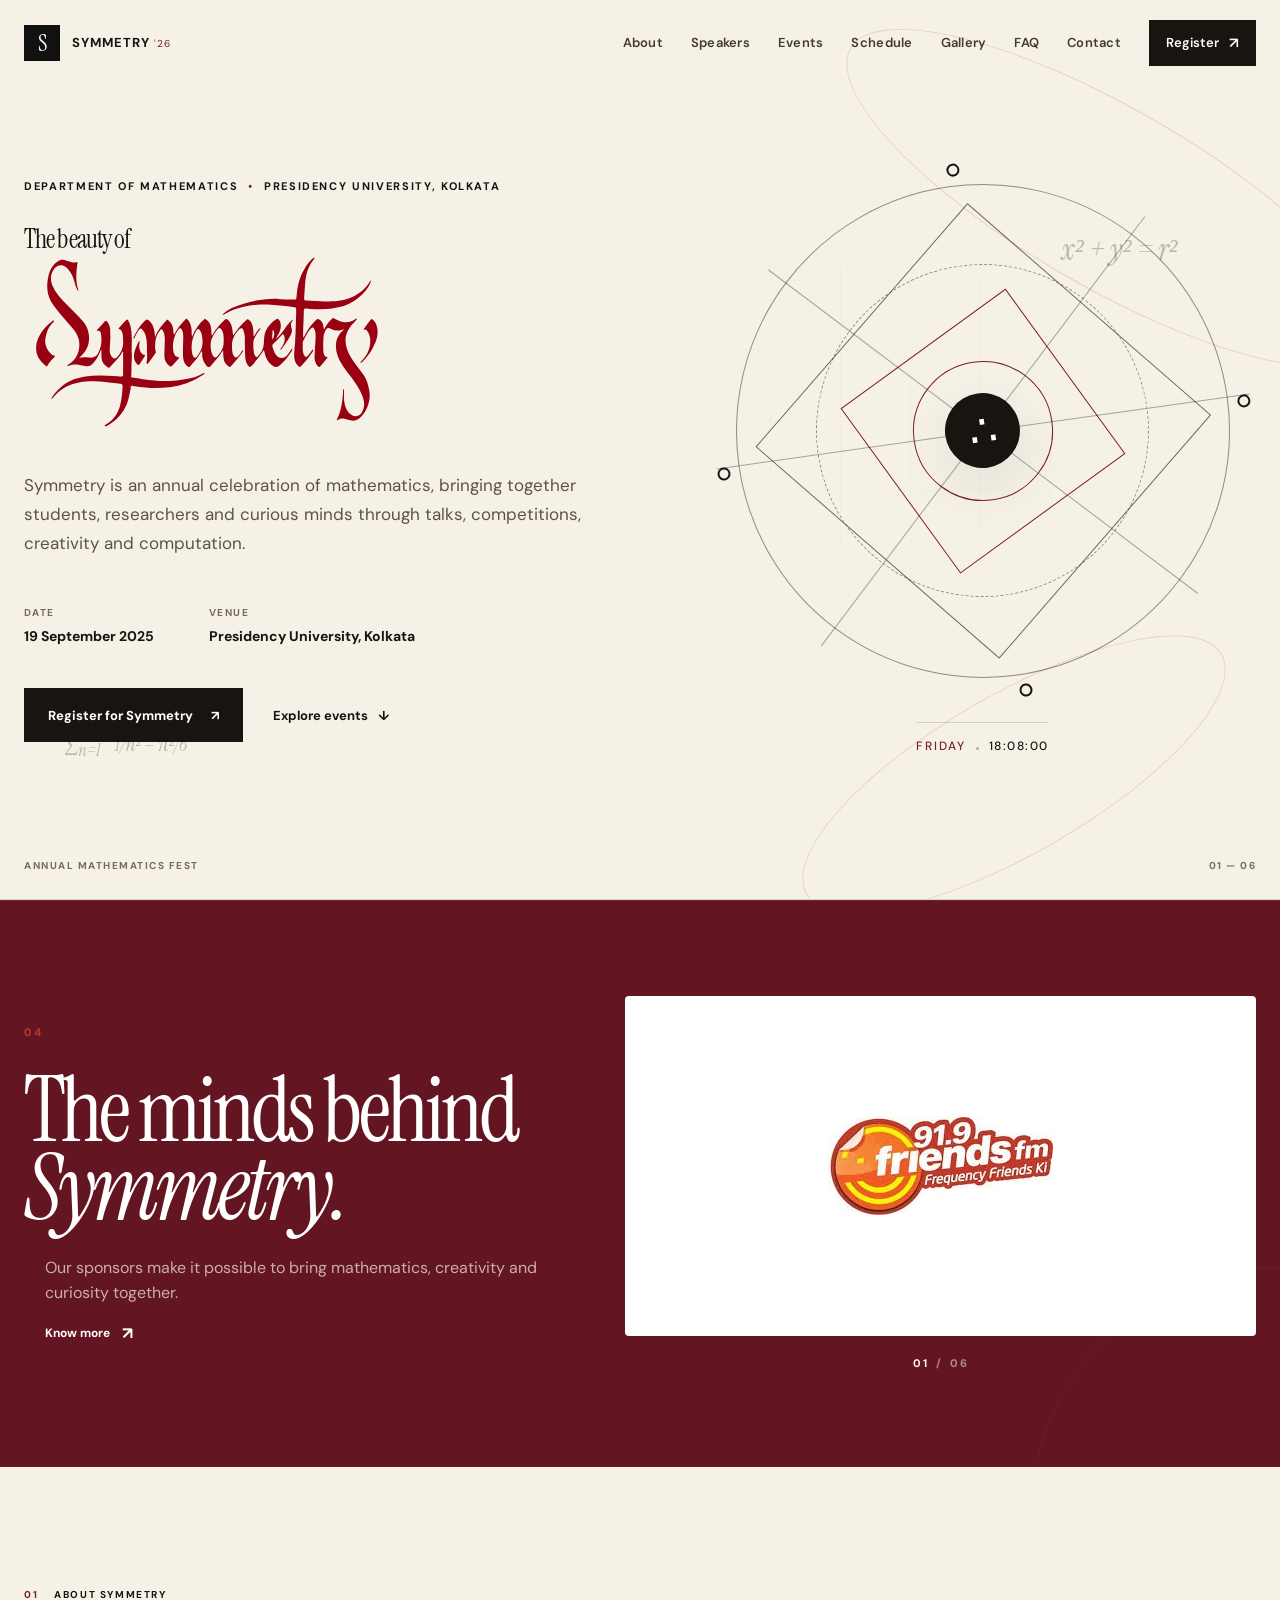
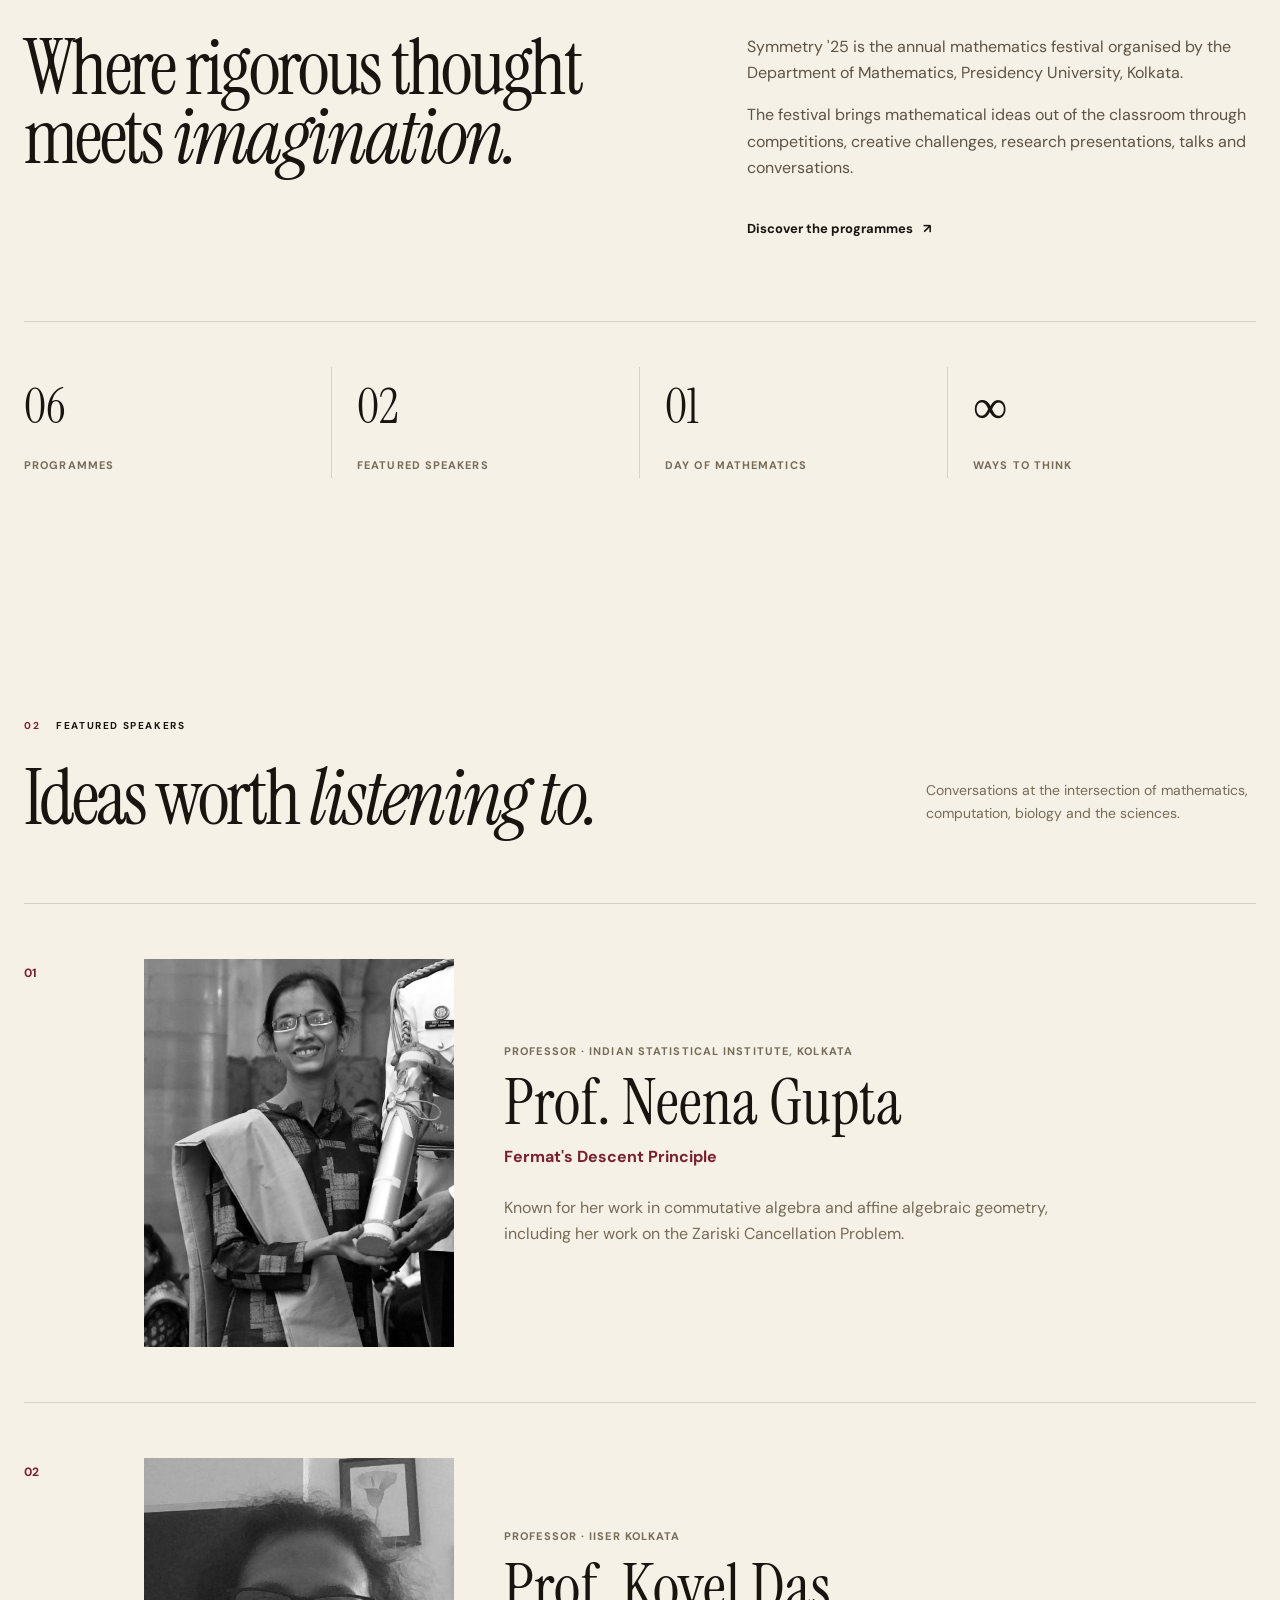
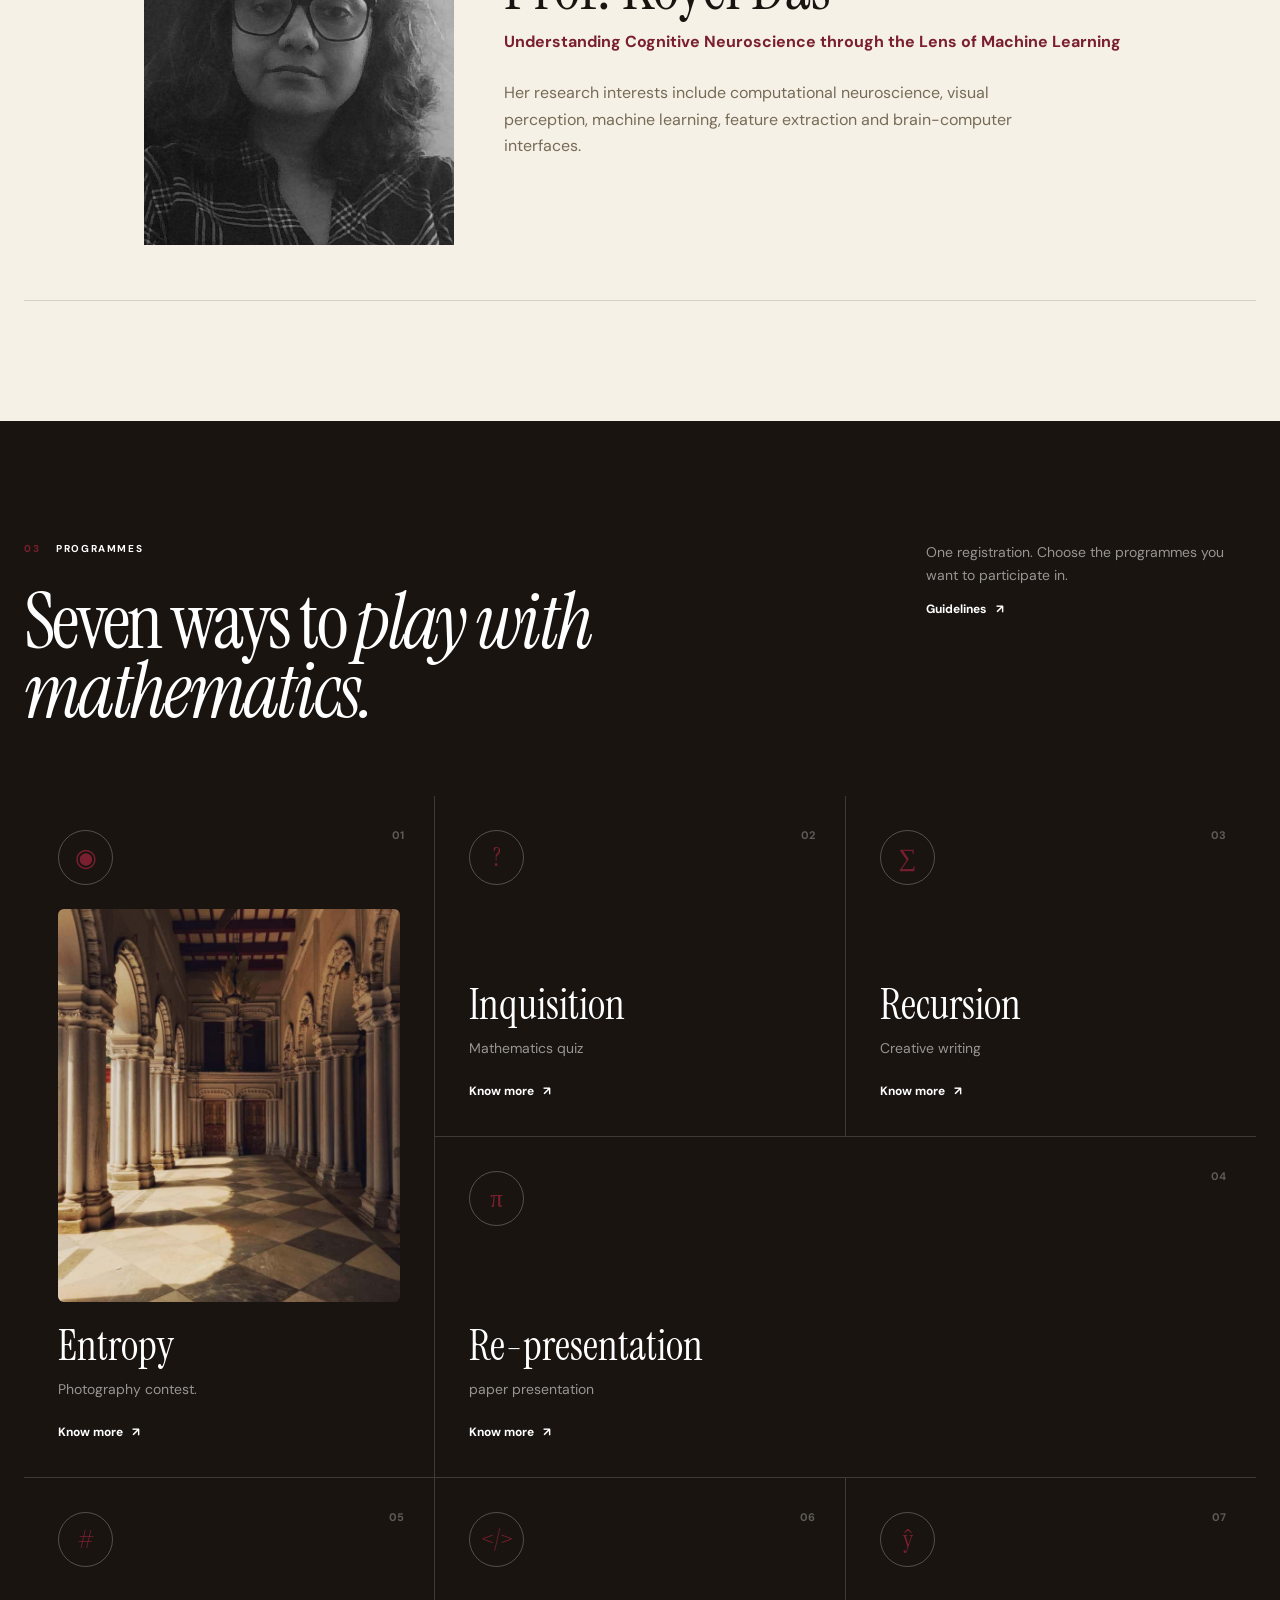
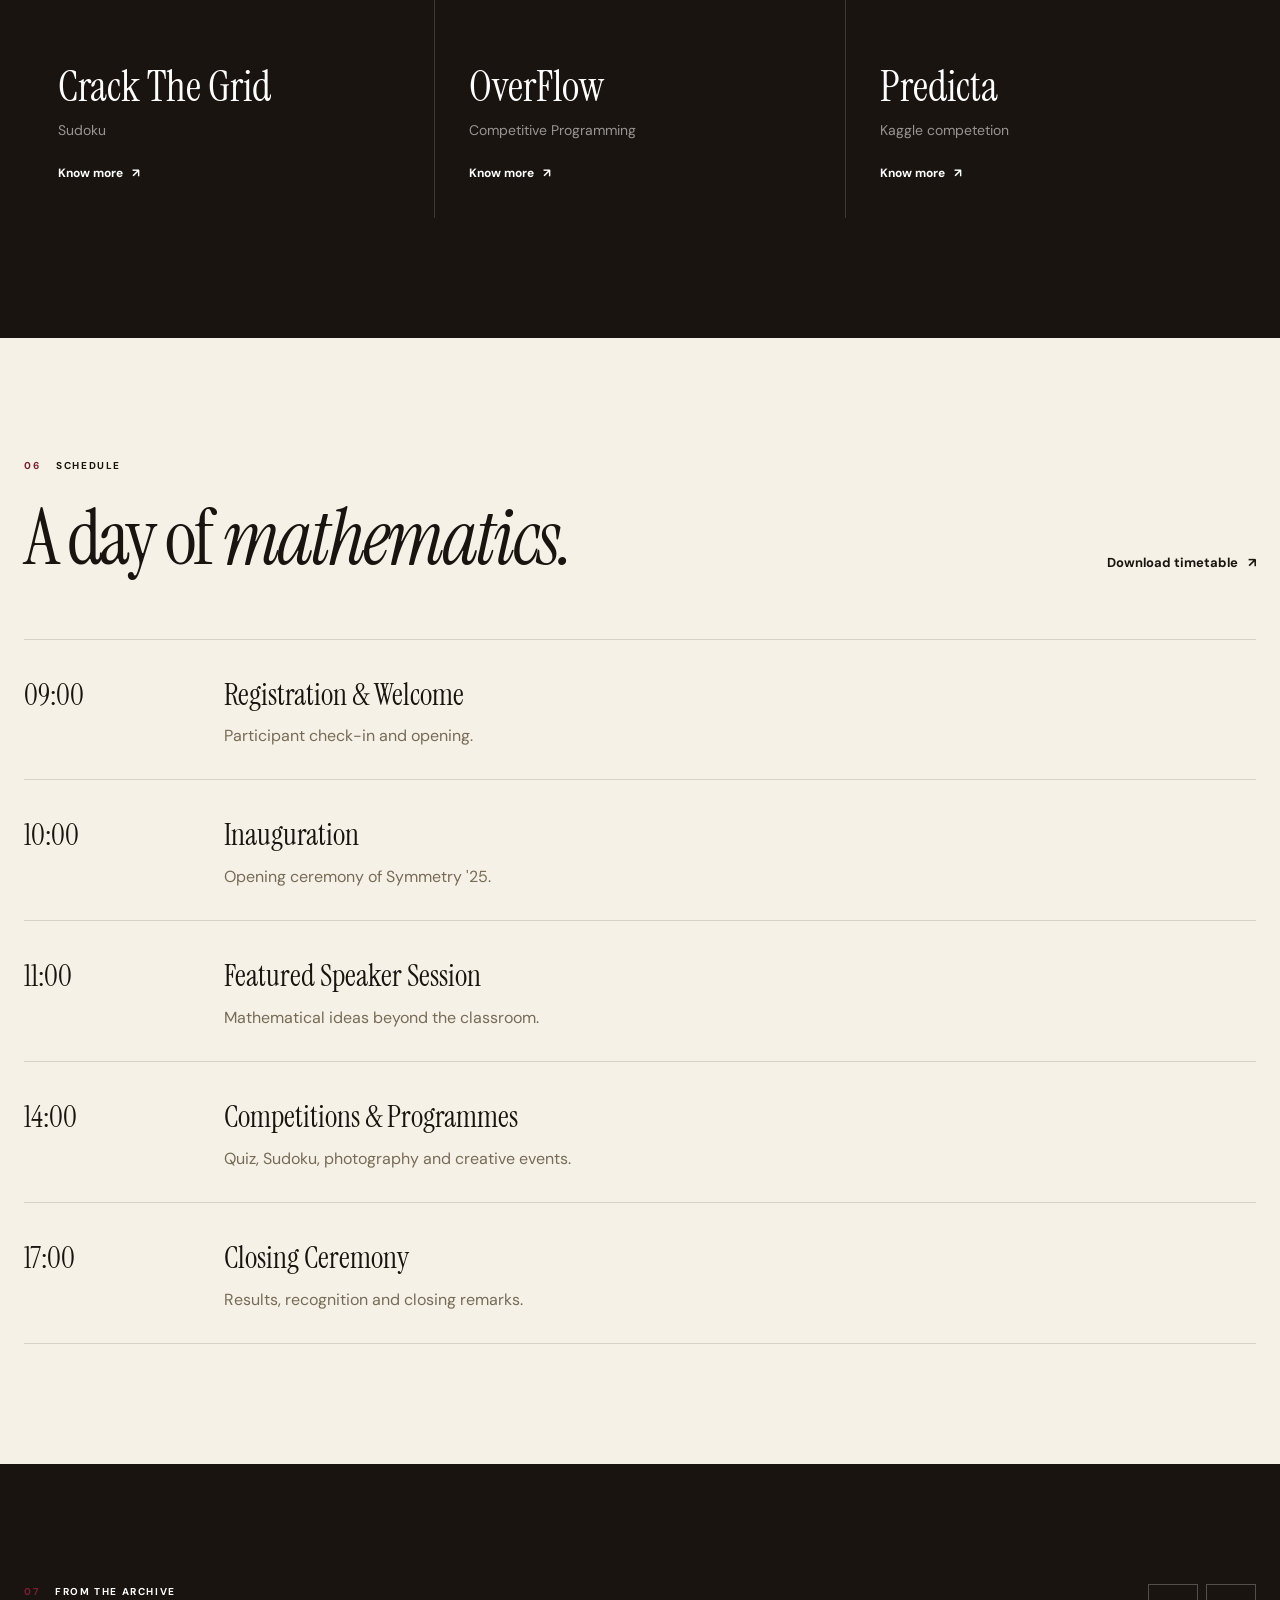
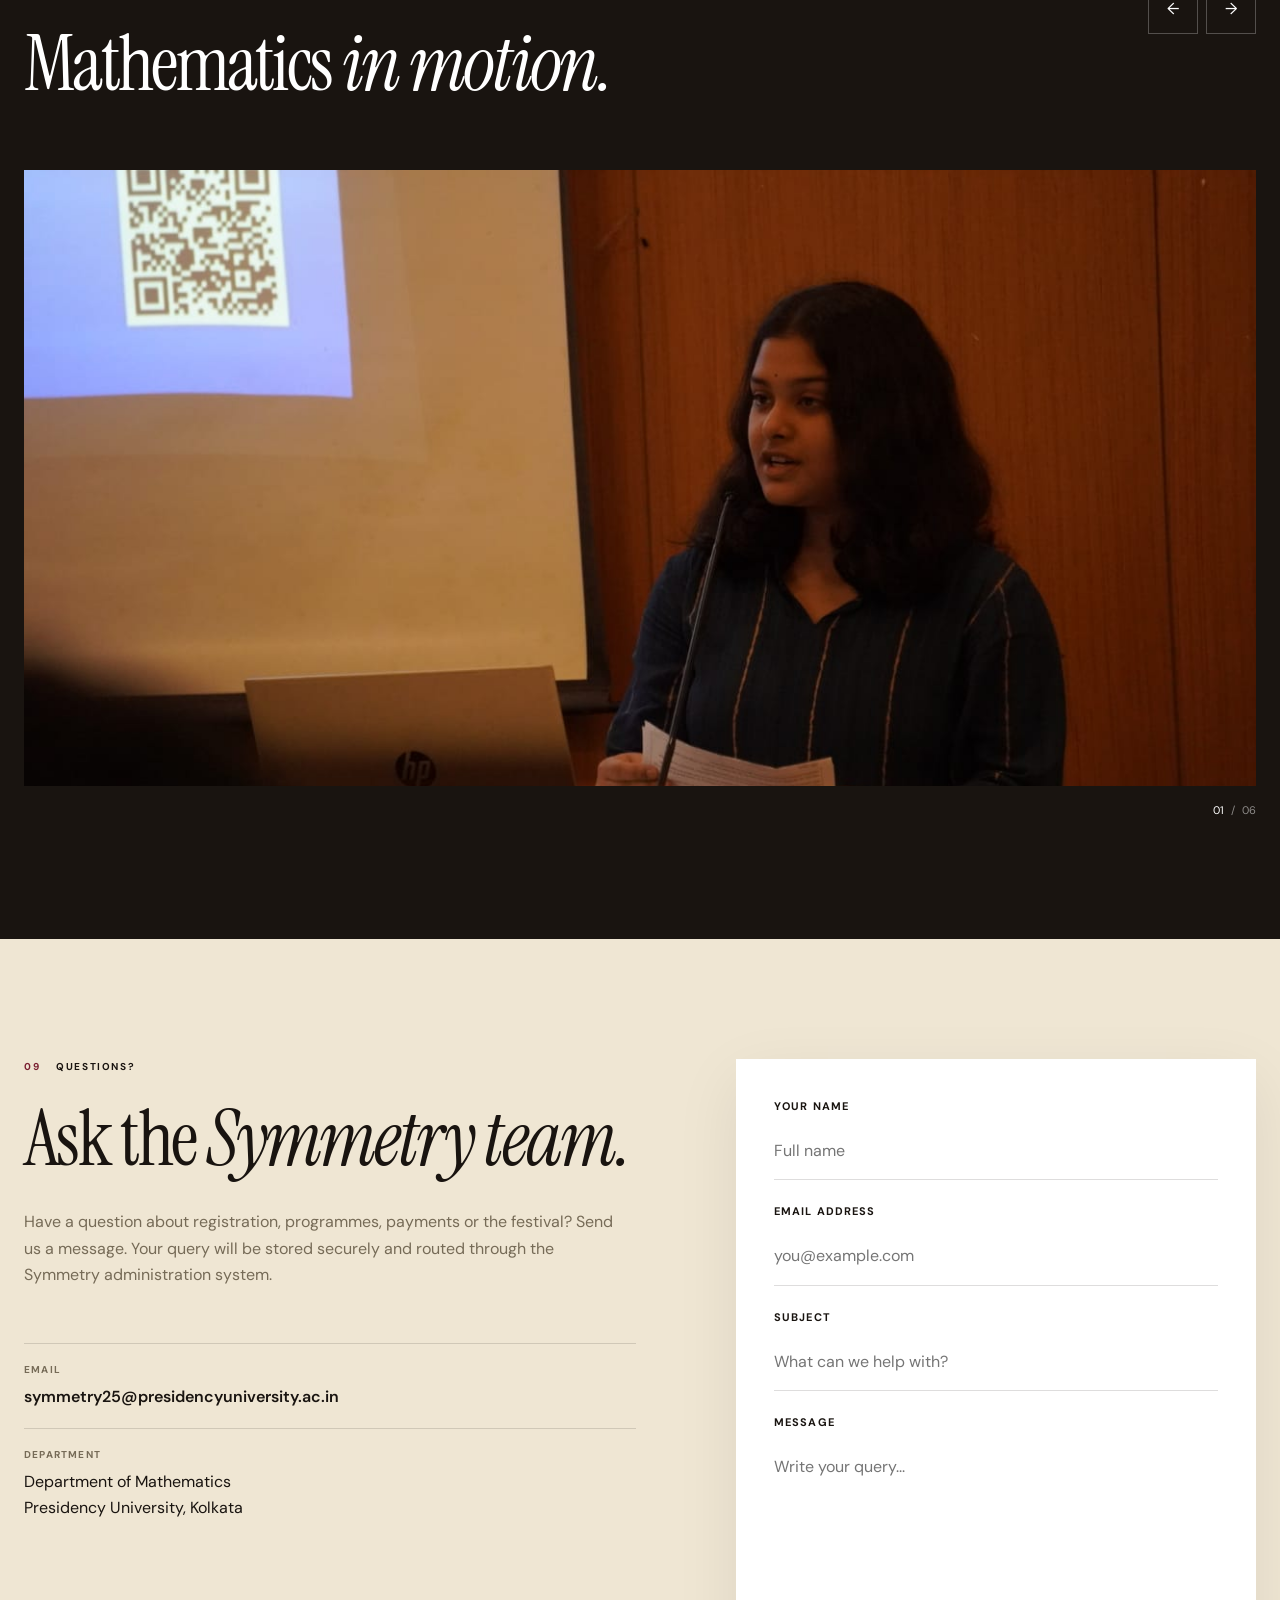
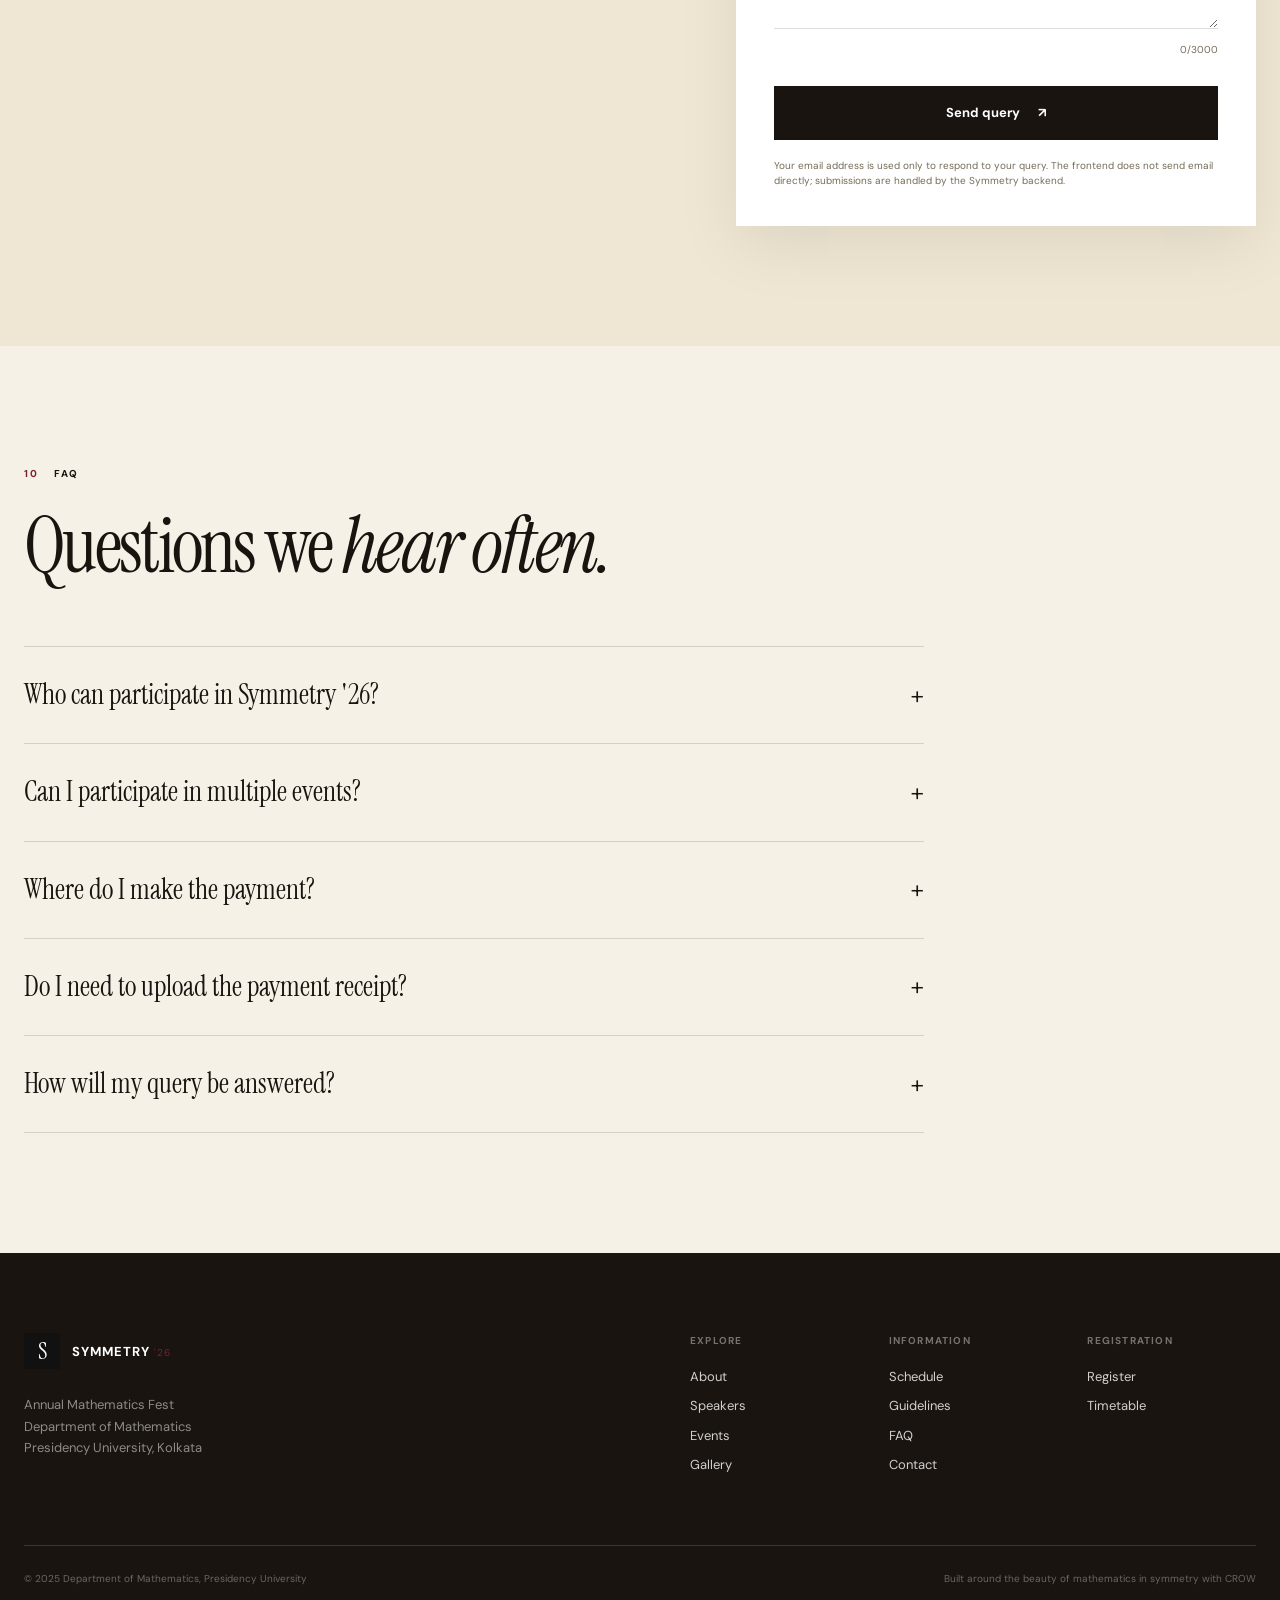
<file: web2site/index.html>
<!DOCTYPE html>
<html lang="en">
<head>
  <meta charset="UTF-8">
  <meta name="viewport" content="width=device-width, initial-scale=1.0">
  
  <!-- Backup HTML Redirect -->
  <meta http-equiv="refresh" content="0; url=./html/index.html">
  
  <title>Symmetry '25</title>
  
  <style>
    body {
      background-color: #F5F2E9; 
      margin: 0;
      height: 100vh;
      display: flex;
      justify-content: center;
      align-items: center;
      font-family: system-ui, -apple-system, sans-serif;
    }
    #fallback-message {
      display: none;
      color: #333333;
      text-align: center;
    }

    #fallback-message a {
      color: #000000;
      text-decoration: underline;
    }
  </style>
</head>
<body>

  <div id="fallback-message">
    <p>Loading... If you are not redirected automatically, <a href="./html/index.html">click here</a>.</p>
  </div>

  <script>
    window.location.replace("./html/index.html");

    setTimeout(function() {
      document.getElementById('fallback-message').style.display = 'block';
    }, 2500);
  </script>

</body>
</html>
</file>
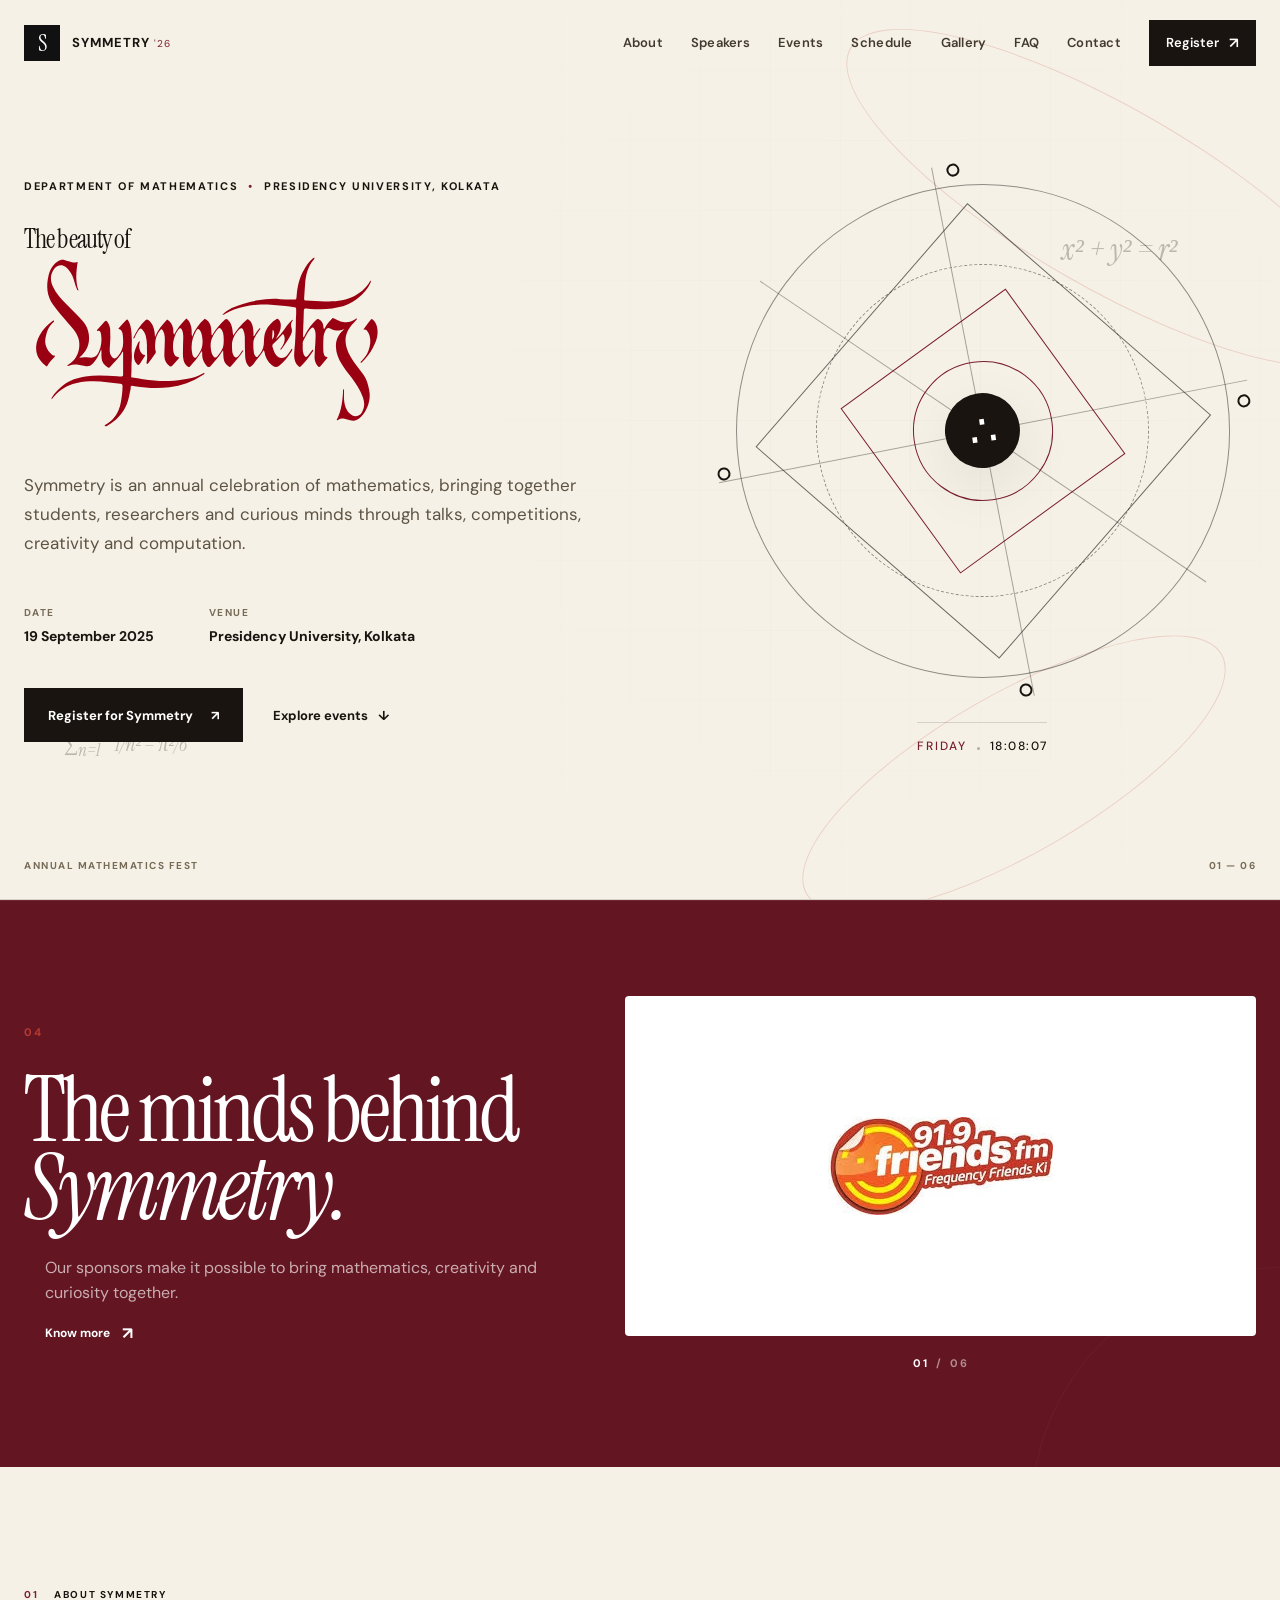
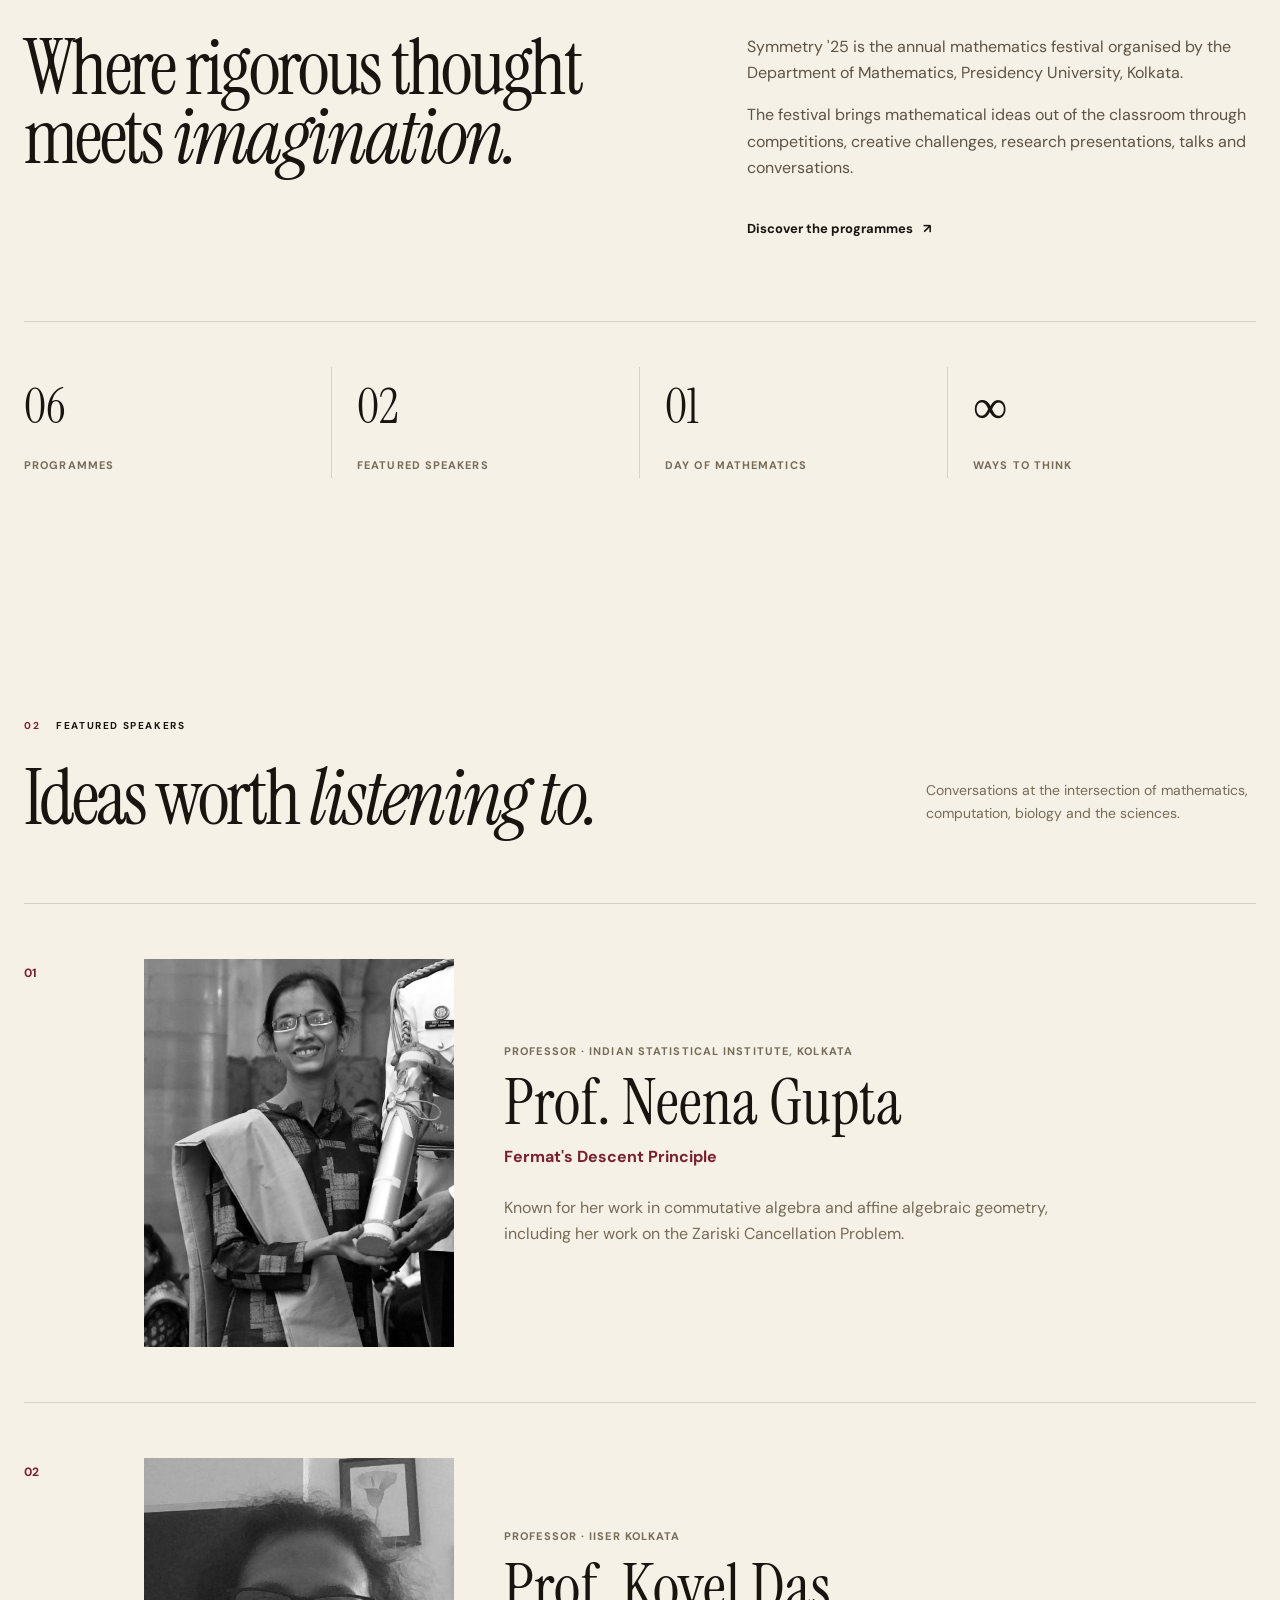
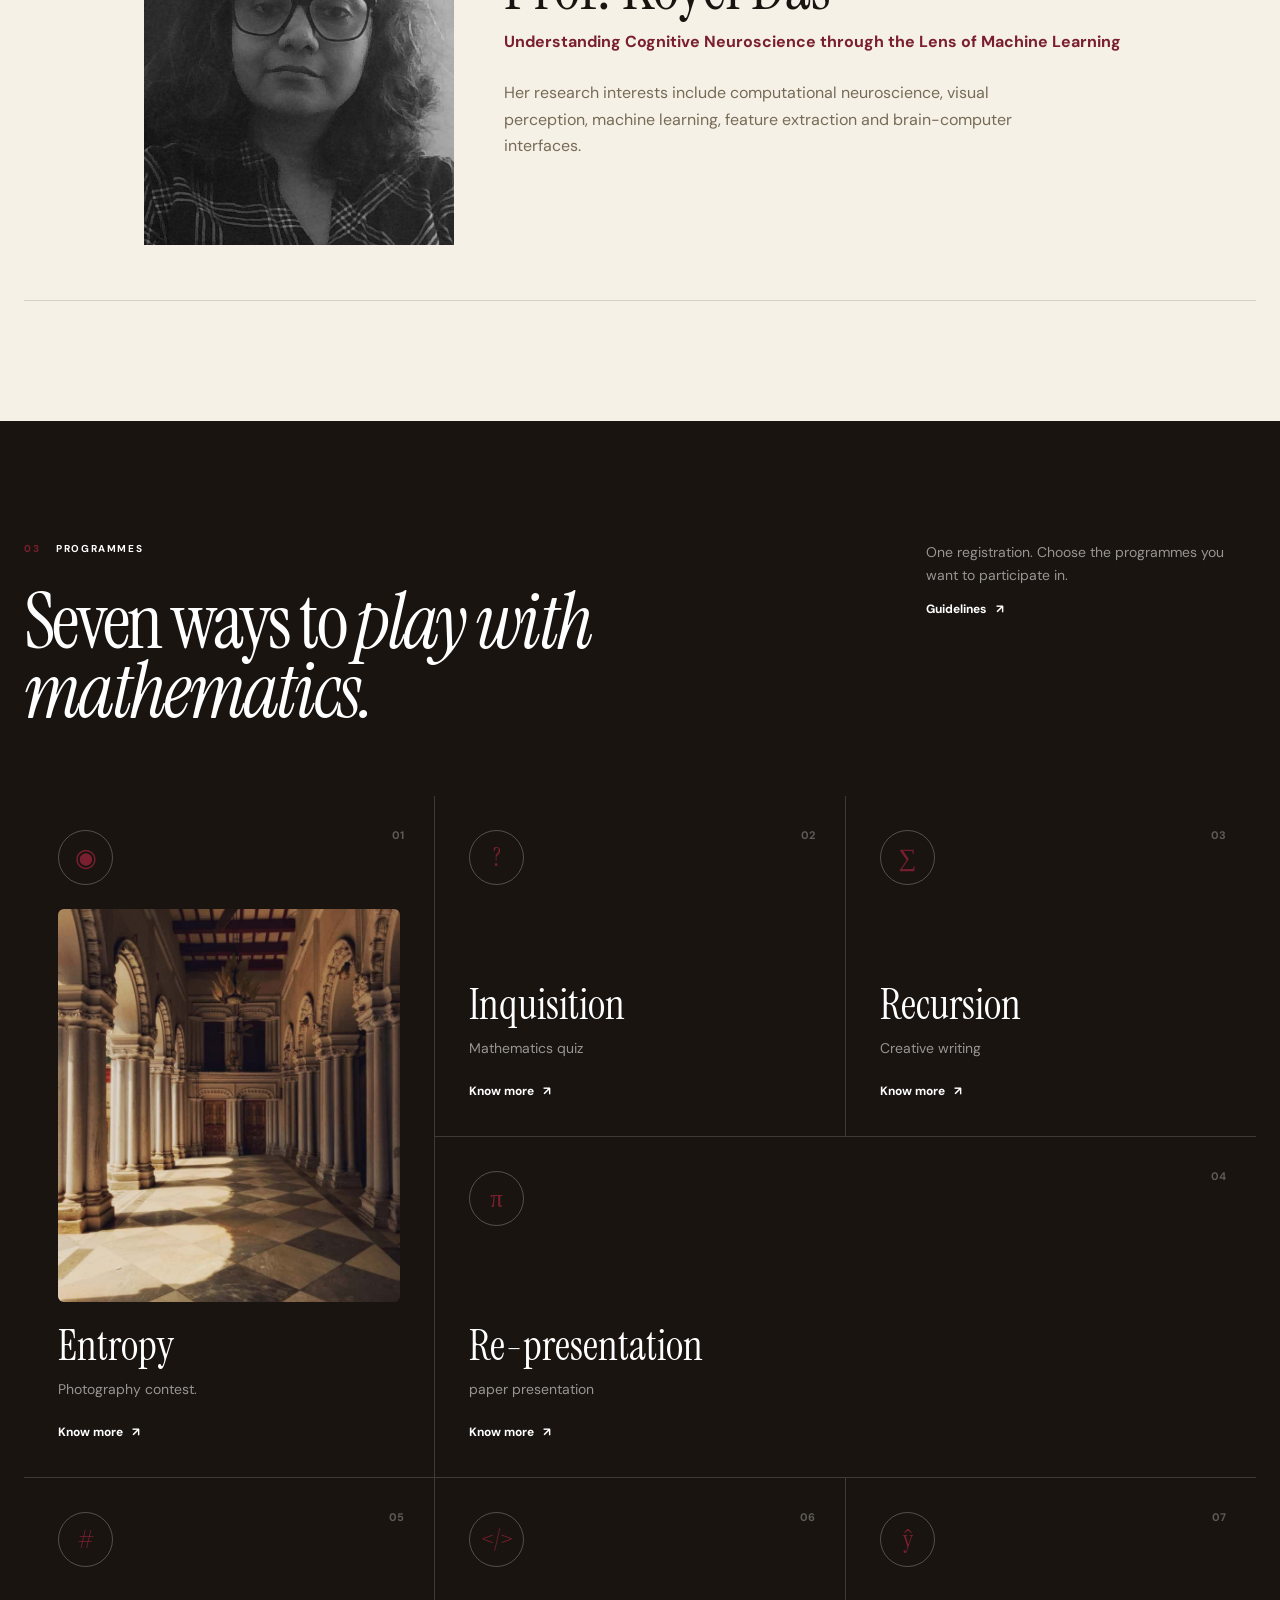
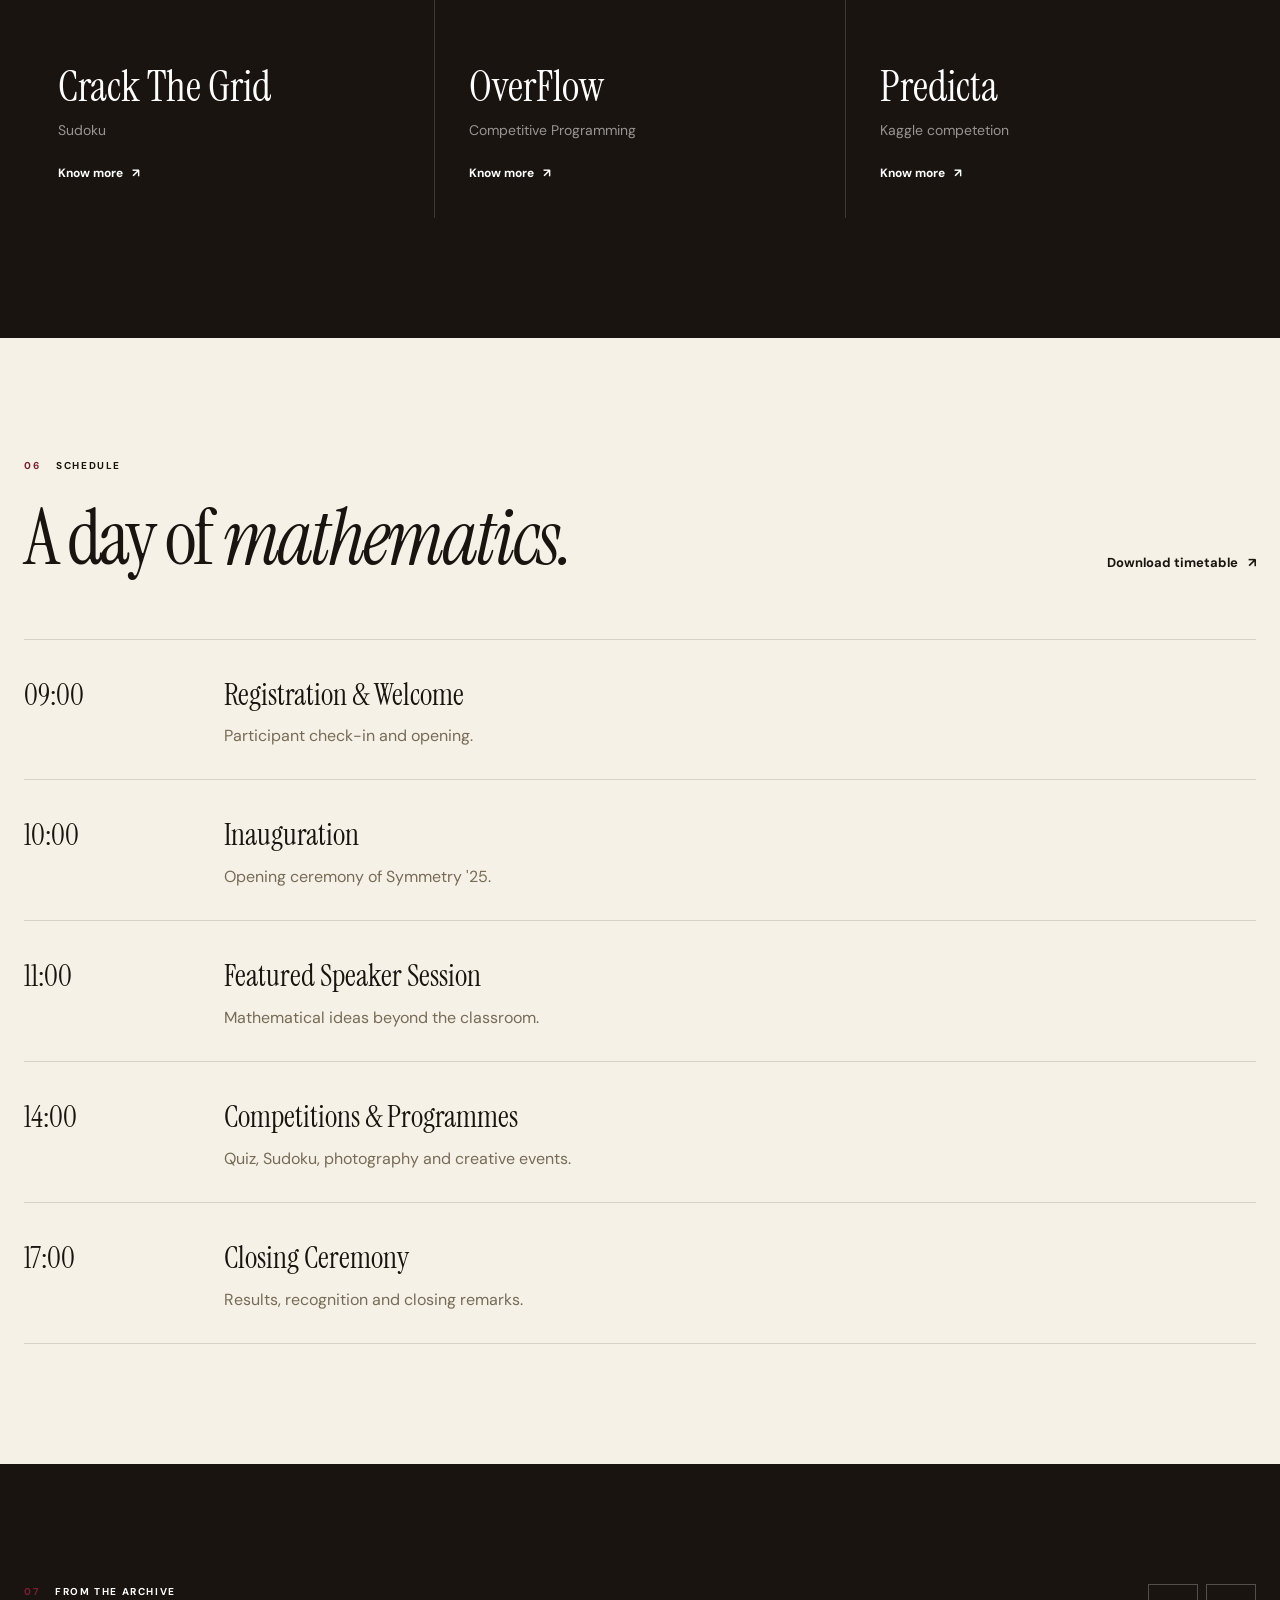
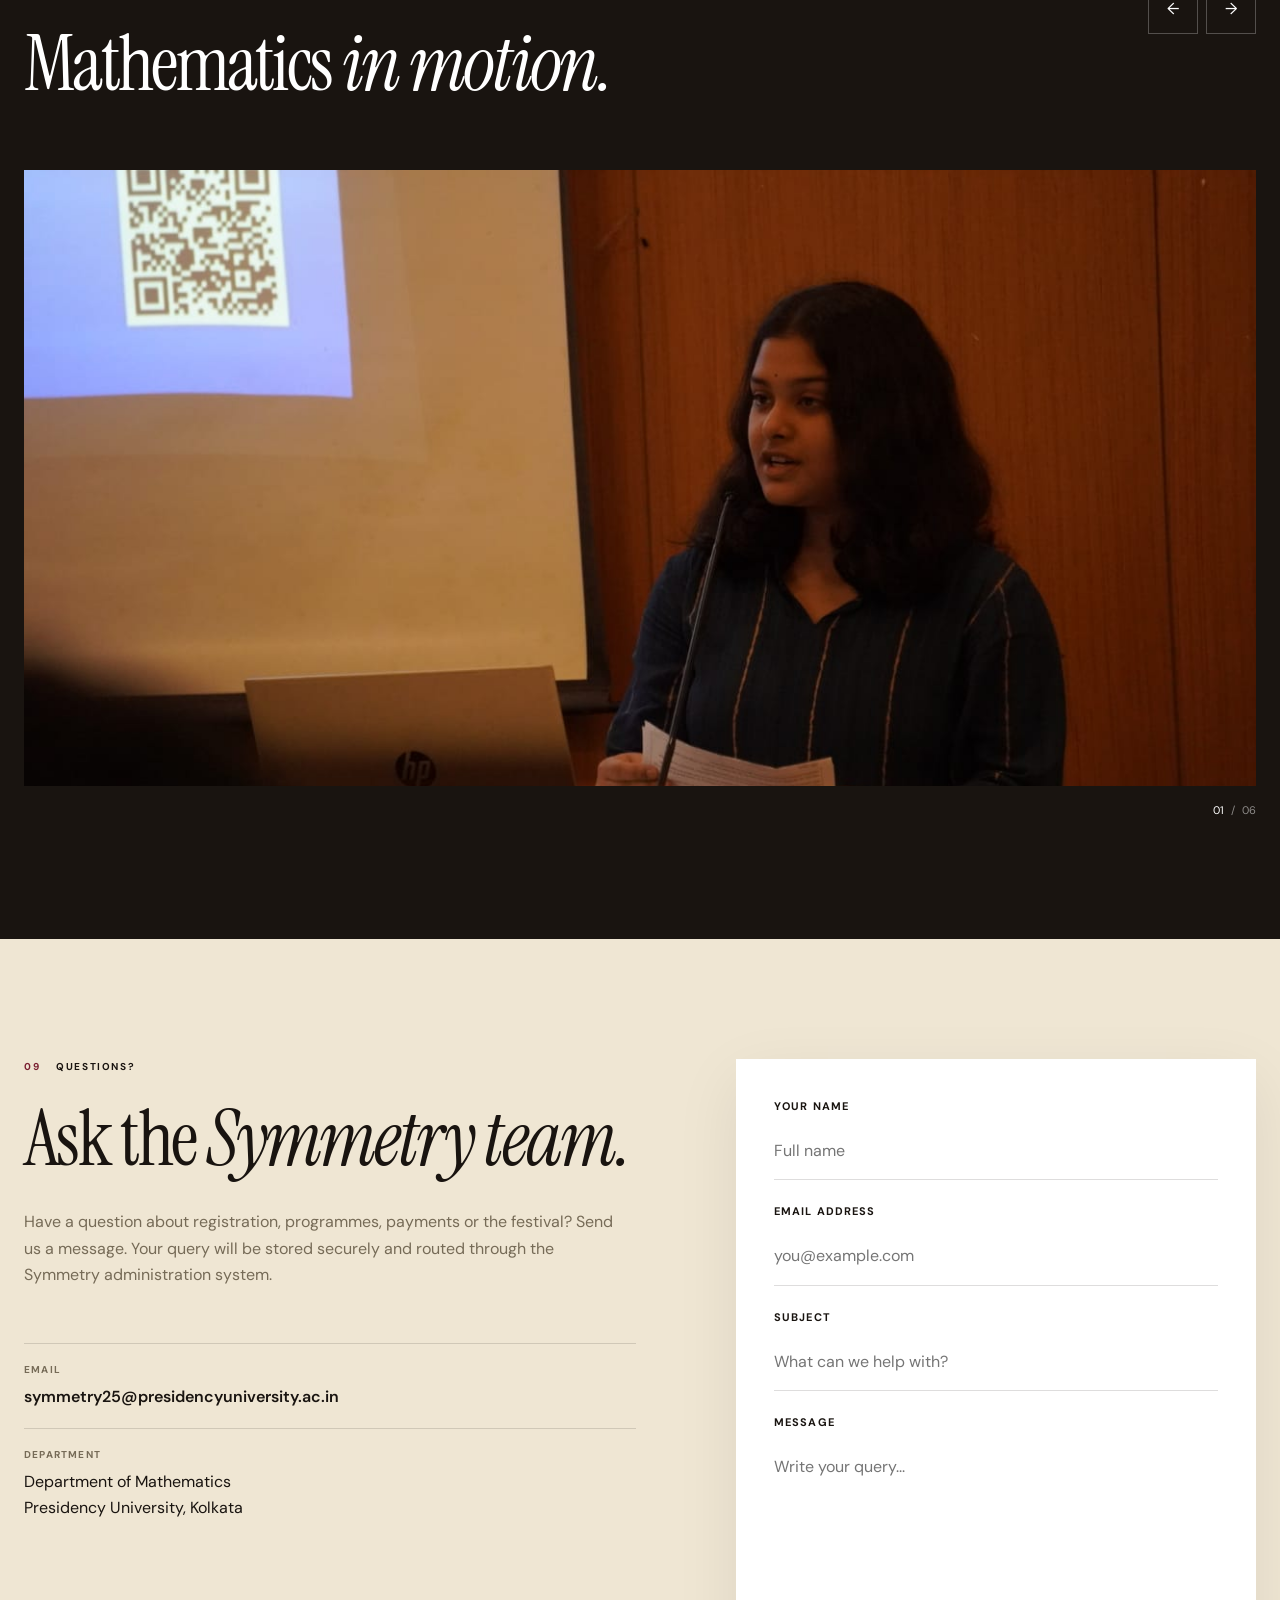
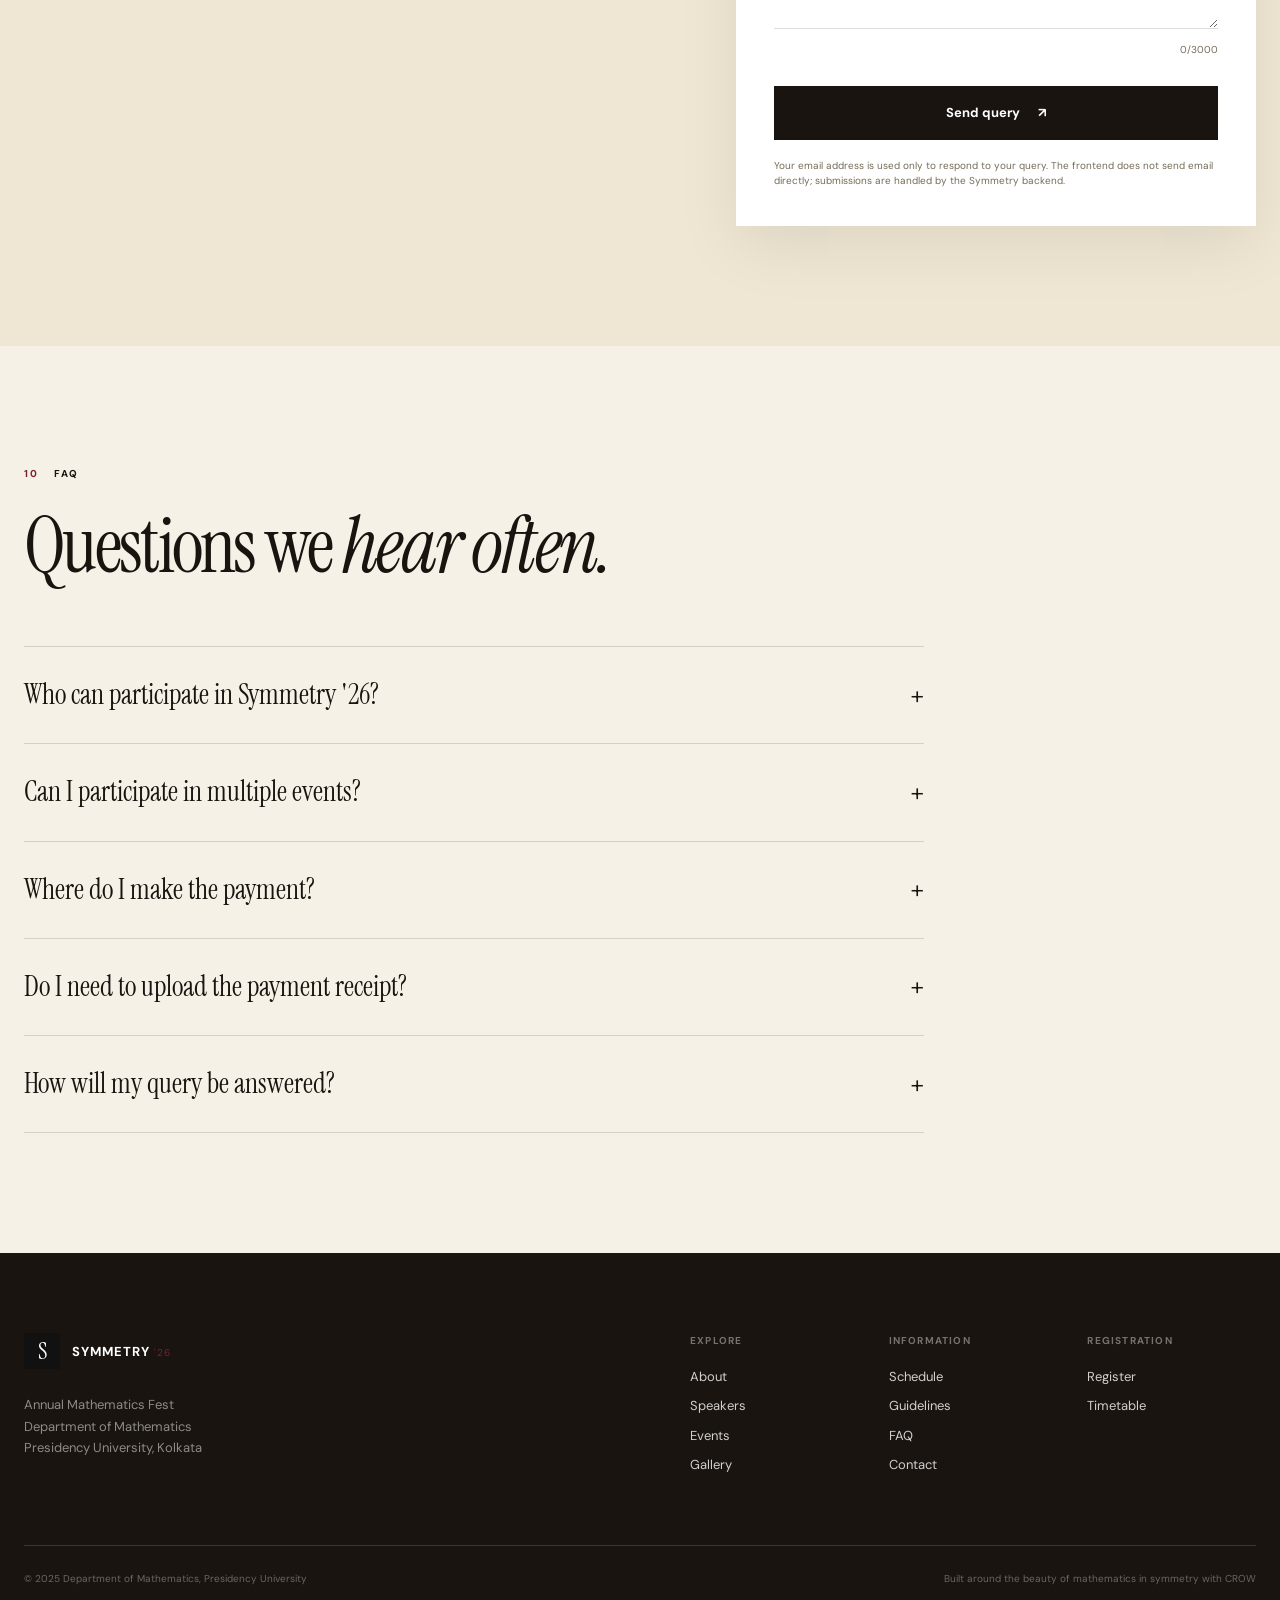
<file: web2site/html/index.html>
<!DOCTYPE html>
<html lang="en">
<head>
    <meta charset="UTF-8">
    <meta name="viewport" content="width=device-width, initial-scale=1.0">

    <title>Symmetry '26 | Annual Mathematics Fest</title>

    <meta name="description"
          content="Symmetry '25 — Annual Mathematics Fest by the Department of Mathematics, Presidency University, Kolkata.">
    <meta name="theme-color" content="#111111">

    <link rel="icon" type="image/jpeg" href="images/branding/logo.jpg">

    <!-- Fonts -->
    <link rel="preconnect" href="https://fonts.googleapis.com">
    <link rel="preconnect" href="https://fonts.gstatic.com" crossorigin>
    <link href="https://fonts.googleapis.com/css2?family=DM+Sans:wght@400;500;600;700&family=Instrument+Serif:ital@0;1&display=swap" rel="stylesheet">

    <!-- Icons -->
    <link rel="stylesheet"
          href="https://cdnjs.cloudflare.com/ajax/libs/font-awesome/6.5.2/css/all.min.css">

    <link rel="stylesheet" href="../css/styles.css">
</head>

<body>

<!-- =========================================================
     NAVIGATION
========================================================= -->

<header class="site-header" id="siteHeader">
    <nav class="navbar">
        <a href="login.html" class="brand" aria-label="Admin Login">
            <span class="brand-mark">S</span>
            <span class="brand-text">
                <strong>SYMMETRY</strong>
                <small>'26</small>
            </span>
        </a>

        <button class="nav-toggle"
                id="navToggle"
                aria-label="Open navigation"
                aria-expanded="false">
            <span></span>
            <span></span>
        </button>

        <div class="nav-menu" id="navMenu">
            <a href="#about" class="nav-link">About</a>
            <a href="#speakers" class="nav-link">Speakers</a>
            <a href="#events" class="nav-link">Events</a>
            <a href="#schedule" class="nav-link">Schedule</a>
            <a href="#gallery" class="nav-link">Gallery</a>
            <a href="#faq" class="nav-link">FAQ</a>
            <a href="#contact" class="nav-link">Contact</a>

            <a href="register.html" class="nav-register">
                Register <span>↗</span>
            </a>
        </div>
    </nav>
</header>


<main id="top">

<!-- =========================================================
     HERO
========================================================= -->

<section class="hero">

    <div class="hero-grid"></div>

    <div class="hero-equation equation-one">
        x² + y² = r²
    </div>

    <div class="hero-equation equation-two">
        ∑<sub>n=1</sub><sup>∞</sup> 1/n² = π²/6
    </div>

    <div class="hero-orbit orbit-one"></div>
    <div class="hero-orbit orbit-two"></div>

    <div class="container hero-container">

        <div class="hero-copy">

            <p class="eyebrow">
                Department of Mathematics
                <span>•</span>
                Presidency University, Kolkata
            </p>
            <h1 class="hero-title">

                <span class="hero-title-small">
                    The beauty of
                </span>

                <span class="hero-title-visual">

                    <!-- Rotating geometric graph
                    <span class="hero-graph">
                        <img
                            src="../images/branding/pale.svg"
                            alt=""
                        >
                    </span> -->

                    <!-- Symmetry anagram -->
                    <span class="hero-symmetry">
                        <img
                            src="../images/branding/image.svg"
                            alt="Symmetry"
                        >
                    </span>

                </span>

            </h1>


            <p class="hero-description">
                Symmetry is an annual celebration of mathematics,
                bringing together students, researchers and curious minds
                through talks, competitions, creativity and computation.
            </p>

            <div class="hero-meta">
                <div>
                    <span>Date</span>
                    <strong>19 September 2025</strong>
                </div>

                <div>
                    <span>Venue</span>
                    <strong>Presidency University, Kolkata</strong>
                </div>
            </div>

            <div class="hero-actions">
                <a href="register.html" class="button button-dark">
                    Register for Symmetry
                    <span>↗</span>
                </a>

                <a href="#events" class="text-link">
                    Explore events
                    <span>↓</span>
                </a>
            </div>

        </div>

        <div class="hero-visual" aria-hidden="true">

            <div class="geometry-wrap">

                <div class="geometry">

                    <div class="geometry-circle circle-large"></div>
                    <div class="geometry-circle circle-medium"></div>
                    <div class="geometry-circle circle-small"></div>

                    <div class="geometry-square square-one"></div>
                    <div class="geometry-square square-two"></div>

                    <div class="geometry-node node-1"></div>
                    <div class="geometry-node node-2"></div>
                    <div class="geometry-node node-3"></div>
                    <div class="geometry-node node-4"></div>

                    <div class="geometry-line line-1"></div>
                    <div class="geometry-line line-2"></div>
                    <div class="geometry-line line-3"></div>

                    <div class="geometry-center">
                        <span>∴</span>
                    </div>

                </div>

                <div class="geometry-clock">
                    <span class="geometry-clock-day">Day 001</span>
                    <span class="geometry-clock-divider"></span>
                    <span class="geometry-clock-time">00:00:00</span>
                </div>

            </div>

        </div>

    </div>

    <div class="hero-bottom">
        <span>ANNUAL MATHEMATICS FEST</span>
        <span>01 — 06</span>
    </div>

</section>
<section class="Sponser section" id="Sponsered-by">

    <div class="container">

        <div class="sponsor-layout">

            <!-- =================================================
                 HEADING + DESCRIPTION (stacked)
            ================================================== -->

            <div class="sponsor-text">

                <div class="section-kicker">
                    <span>SPONSORED BY</span>
                </div>

                <h2 class="section-title">
                    The minds behind
                    <em>Symmetry.</em>
                </h2>

                <p class="section-side-note">
                    <br>Our sponsors make it possible to bring
                    mathematics, creativity and curiosity
                    together.<br>
                    <a href="sponsors.html" class="sponsor-more">
                       Know more
                    <span>↗</span>
                </a>
                </p>

            </div>


            <!-- =================================================
                 SPONSOR SLIDESHOW — ONE AT A TIME
            ================================================== -->

            <div class="sponsor-showcase">

                <div class="sponsor-grid" id="sponsorGrid">

                    <div class="sponsor">
                        <img src="../images/sponsors/sponser1.jpg" alt="Sponsor 1">
                    </div>

                    <div class="sponsor">
                        <img src="../images/sponsors/sponser2.png" alt="Sponsor 2">
                    </div>

                    <div class="sponsor">
                        <img src="../images/sponsors/sponser3.jpeg" alt="Sponsor 3">
                    </div>

                    <div class="sponsor">
                        <img src="../images/sponsors/sponser4.jpg" alt="Sponsor 4">
                    </div>

                    <div class="sponsor">
                        <img src="../images/sponsors/sponser5.jpg" alt="Sponsor 5">
                    </div>

                    <div class="sponsor">
                        <img src="../images/sponsors/sponser6.jpg" alt="Sponsor 6">
                    </div>

                </div>

                <div class="sponsor-counter">
                    <span id="sponsorCurrent">01</span>
                    <span>/</span>
                    <span id="sponsorTotal">06</span>
                </div>

            </div>

        </div>

    </div>

</section>
<!-- =========================================================
     INTRODUCTION
========================================================= -->

<section class="intro section" id="about">

    <div class="container">

        <div class="section-kicker">
            <span>01</span>
            <span>ABOUT SYMMETRY</span>
        </div>

        <div class="intro-grid">

            <h2>
                Where rigorous thought
                meets <em>imagination.</em>
            </h2>

            <div class="intro-copy">
                <p>
                    Symmetry '25 is the annual mathematics festival
                    organised by the Department of Mathematics,
                    Presidency University, Kolkata.
                </p>

                <p>
                    The festival brings mathematical ideas out of the
                    classroom through competitions, creative challenges,
                    research presentations, talks and conversations.
                </p>

                <a href="#events" class="arrow-link">
                    Discover the programmes
                    <span>↗</span>
                </a>
            </div>

        </div>

        <div class="intro-stats">

            <div class="stat">
                <strong>06</strong>
                <span>Programmes</span>
            </div>

            <div class="stat">
                <strong>02</strong>
                <span>Featured speakers</span>
            </div>

            <div class="stat">
                <strong>01</strong>
                <span>Day of mathematics</span>
            </div>

            <div class="stat">
                <strong>∞</strong>
                <span>Ways to think</span>
            </div>

        </div>

    </div>

</section>


<!-- =========================================================
     SPEAKERS
========================================================= -->

<section class="speakers section" id="speakers">

    <div class="container">

        <div class="section-heading-row">

            <div>
                <div class="section-kicker">
                    <span>02</span>
                    <span>FEATURED SPEAKERS</span>
                </div>

                <h2 class="section-title">
                    Ideas worth
                    <em>listening to.</em>
                </h2>
            </div>

            <p class="section-side-note">
                Conversations at the intersection of mathematics,
                computation, biology and the sciences.
            </p>

        </div>


        <div class="speaker-list">

            <article class="speaker">

                <div class="speaker-number">01</div>

                <div class="speaker-image">
                    <img src="../images/speakers/speaker2.jpg"
                         alt="Prof. Neena Gupta"
                         loading="lazy">
                </div>

                <div class="speaker-content">

                    <p class="speaker-role">
                        Professor · Indian Statistical Institute, Kolkata
                    </p>

                    <h3>Prof. Neena Gupta</h3>

                    <p class="speaker-talk">
                        Fermat's Descent Principle
                    </p>

                    <p>
                        Known for her work in commutative algebra and
                        affine algebraic geometry, including her work
                        on the Zariski Cancellation Problem.
                    </p>

                </div>

            </article>


            <article class="speaker">

                <div class="speaker-number">02</div>

                <div class="speaker-image">
                    <img src="../images/speakers/speaker1.jpg"
                         alt="Prof. Koyel Das"
                         loading="lazy">
                </div>

                <div class="speaker-content">

                    <p class="speaker-role">
                        Professor · IISER Kolkata
                    </p>

                    <h3>Prof. Koyel Das</h3>

                    <p class="speaker-talk">
                        Understanding Cognitive Neuroscience
                        through the Lens of Machine Learning
                    </p>

                    <p>
                        Her research interests include computational
                        neuroscience, visual perception, machine learning,
                        feature extraction and brain-computer interfaces.
                    </p>

                </div>

            </article>

        </div>

    </div>

</section>

<!-- =========================================================
     EVENTS
========================================================= -->

<section class="events section section-dark" id="events">

    <div class="container">

        <div class="section-heading-row light">

            <div>
                <div class="section-kicker">
                    <span>03</span>
                    <span>PROGRAMMES</span>
                </div>

                <h2 class="section-title">
                    Seven ways to
                    <em>play with mathematics.</em>
                </h2>
            </div>


            <div class="section-heading-actions">

                <p class="section-side-note">
                    One registration. Choose the programmes
                    you want to participate in.
                </p>

                <!-- GUIDELINES LINK -->
                <a href="event.html#guidelines" class="section-action-link">
                    Guidelines
                    <span>↗</span>
                </a>

            </div>

        </div>


        <div class="event-grid">


            <!-- =================================================
                 01 — PHOTOGRAPHY
            ================================================== -->

            <article class="event-card event-large">

                <span class="event-index">01</span>

                <div class="event-icon">◉</div>

                <div class="event-photo-slideshow">

                    <img
                        src="../images/events/image1.jpeg"
                        alt="Photography entry 1"
                        class="is-active"
                    >

                    <img
                        src="../images/events/image2.jpeg"
                        alt="Photography entry 2"
                    >

                    <img
                        src="../images/events/image3.jpeg"
                        alt="Photography entry 3"
                    >

                </div>

                <h3>Entropy</h3>

                <p>
                    Photography contest.
                </p>

                <a href="event.html#photography">
                    Know more
                    <span>↗</span>
                </a>

            </article>


            <!-- =================================================
                 02 — MATHEMATICS QUIZ
            ================================================== -->

            <article class="event-card">

                <span class="event-index">02</span>

                <div class="event-icon">?</div>

                <h3>Inquisition</h3>

                <p>
                    Mathematics quiz
                </p>

                <a href="event.html#mathematics-quiz">
                    Know more
                    <span>↗</span>
                </a>

            </article>


            <!-- =================================================
                 03 — CREATIVE WRITING
            ================================================== -->

            <article class="event-card">

                <span class="event-index">03</span>

                <div class="event-icon">∑</div>

                <h3>Recursion</h3>

                <p>
                    Creative writing
                </p>

                <a href="event.html#creative-writing">
                    Know more
                    <span>↗</span>
                </a>

            </article>


            <!-- =================================================
                 04 — PAPER PRESENTATION
            ================================================== -->

            <article class="event-card event-wide">

                <span class="event-index">04</span>

                <div class="event-icon">π</div>

                <h3>Re-presentation</h3>

                <p>
                    paper presentation
                </p>

                <a href="event.html#paper-presentation">
                    Know more
                    <span>↗</span>
                </a>

            </article>


            <!-- =================================================
                 05 — SUDOKU
            ================================================== -->

            <article class="event-card">

                <span class="event-index">05</span>

                <div class="event-icon">#</div>

                <h3>Crack The Grid</h3>

                <p>
                    Sudoku
                </p>

                <a href="event.html#sudoku">
                    Know more
                    <span>↗</span>
                </a>

            </article>


            <!-- =================================================
                 06 — CP
            ================================================== -->

            <article class="event-card">

                <span class="event-index">06</span>

                <div class="event-icon">&lt;/&gt;</div>

                <h3>OverFlow</h3>

                <p>
                    Competitive Programming
                </p>

                <a href="event.html#meme-making">
                    Know more
                    <span>↗</span>
                </a>

            </article>
            <!-- =================================================
                 07 — kaggle
            ================================================== -->
            <article class="event-card">

                <span class="event-index">07</span>

                <div class="event-icon">ŷ</div>

                <h3>Predicta</h3>

                <p>
                    Kaggle competetion
                </p>

                <a href="event.html#meme-making">
                    Know more
                    <span>↗</span>
                </a>

            </article>

        </div>

    </div>

</section>

<!-- =========================================================
     GUIDELINES
========================================================= 

<section class="guidelines section" id="guidelines">

    <div class="container">

        <div class="section-kicker">
            <span>04</span>
            <span>EVENT GUIDELINES</span>
        </div>

        <div class="guidelines-header">

            <h2 class="section-title">
                Read before
                <em>you register.</em>
            </h2>

            <p>
                The website can load these documents directly from
                the Symmetry content repository. Once the Google Drive
                integration is connected, these links can be maintained
                without changing the HTML.
            </p>

        </div>


        <div class="guideline-list">

            <a class="guideline-row"
               data-drive-file="photography-guidelines"
               href="docs/photography_guidlines.pdf"
               target="_blank"
               rel="noopener">
                <span>01</span>
                <strong>Photography</strong>
                <span>View PDF ↗</span>
            </a>

            <a class="guideline-row"
               data-drive-file="quiz-guidelines"
               href="docs/quiz_guidlines.pdf"
               target="_blank"
               rel="noopener">
                <span>02</span>
                <strong>Mathematics Quiz</strong>
                <span>View PDF ↗</span>
            </a>

            <a class="guideline-row"
               data-drive-file="creative-writing-guidelines"
               href="docs/creative_writing_guidlines.pdf"
               target="_blank"
               rel="noopener">
                <span>03</span>
                <strong>Creative Writing</strong>
                <span>View PDF ↗</span>
            </a>

            <a class="guideline-row"
               data-drive-file="paper-presentation-guidelines"
               href="docs/paper_presentation_guidlines.pdf"
               target="_blank"
               rel="noopener">
                <span>04</span>
                <strong>Paper Presentation</strong>
                <span>View PDF ↗</span>
            </a>

            <a class="guideline-row"
               data-drive-file="sudoku-guidelines"
               href="docs/sudoku_guidlines.pdf"
               target="_blank"
               rel="noopener">
                <span>05</span>
                <strong>Sudoku</strong>
                <span>View PDF ↗</span>
            </a>

            <a class="guideline-row"
               data-drive-file="meme-guidelines"
               href="docs/meme_making_guidlines.pdf"
               target="_blank"
               rel="noopener">
                <span>06</span>
                <strong>Meme Making</strong>
                <span>View PDF ↗</span>
            </a>

        </div>

    </div>

</section>-->
 



<!-- =========================================================
     SCHEDULE
========================================================= -->

<section class="schedule section" id="schedule">

    <div class="container">

        <div class="section-kicker">
            <span>06</span>
            <span>SCHEDULE</span>
        </div>

        <div class="schedule-header">

            <h2 class="section-title">
                A day of
                <em>mathematics.</em>
            </h2>

            <a href="../docs/timetable.pdf"
               target="_blank"
               rel="noopener"
               class="arrow-link">
                Download timetable
                <span>↗</span>
            </a>

        </div>


        <div class="timeline">

            <div class="timeline-row">
                <time>09:00</time>
                <div>
                    <h3>Registration & Welcome</h3>
                    <p>Participant check-in and opening.</p>
                </div>
            </div>

            <div class="timeline-row">
                <time>10:00</time>
                <div>
                    <h3>Inauguration</h3>
                    <p>Opening ceremony of Symmetry '25.</p>
                </div>
            </div>

            <div class="timeline-row">
                <time>11:00</time>
                <div>
                    <h3>Featured Speaker Session</h3>
                    <p>Mathematical ideas beyond the classroom.</p>
                </div>
            </div>

            <div class="timeline-row">
                <time>14:00</time>
                <div>
                    <h3>Competitions & Programmes</h3>
                    <p>Quiz, Sudoku, photography and creative events.</p>
                </div>
            </div>

            <div class="timeline-row">
                <time>17:00</time>
                <div>
                    <h3>Closing Ceremony</h3>
                    <p>Results, recognition and closing remarks.</p>
                </div>
            </div>

        </div>

    </div>

</section>


<!-- =========================================================
     GALLERY
========================================================= -->

<section class="gallery section section-dark" id="gallery">

    <div class="container">

        <div class="section-heading-row light">

            <div>
                <div class="section-kicker">
                    <span>07</span>
                    <span>FROM THE ARCHIVE</span>
                </div>

                <h2 class="section-title">
                    Mathematics
                    <em>in motion.</em>
                </h2>
            </div>

            <div class="gallery-controls">

                <button id="galleryPrev"
                        class="gallery-control"
                        aria-label="Previous image">
                    ←
                </button>

                <button id="galleryNext"
                        class="gallery-control"
                        aria-label="Next image">
                    →
                </button>

            </div>

        </div>
        <!-- class="gallery-slide active" -->

        <div class="gallery-stage">

            <div class="gallery-track" id="galleryTrack">

                <div class="gallery-slide active">
                    <img src="../images/campus/PCM1.jpg" alt="gallery">
                </div>

                <div class="gallery-slide">
                    <img src="../images/campus/presig2.jpg" alt="Sponsor 2">
                </div>

                <div class="gallery-slide">
                    <img src="../images/campus/semi1.jpg" alt="Sponsor 3">
                </div>

                <div class="gallery-slide">
                    <img src="../images/campus/smei4.jpg" alt="Sponsor 4">
                </div>

                <div class="gallery-slide">
                    <img src="../images/campus/semi2.jpg" alt="Sponsor 5">
                </div>

                <div class="gallery-slide">
                    <img src="../images/campus/semi3.jpg" alt="Sponsor 6">
                </div>
            </div>

        </div>


        <div class="gallery-counter">
            <span id="galleryCurrent">01</span>
            <span>/</span>
            <span id="galleryTotal">07</span>
        </div>

    </div>

</section>



<!-- =========================================================
     CONTACT / QUERY
========================================================= -->

<section class="contact section section-soft" id="contact">

    <div class="container contact-grid">

        <div>

            <div class="section-kicker">
                <span>09</span>
                <span>QUESTIONS?</span>
            </div>

            <h2 class="section-title">
                Ask the
                <em>Symmetry team.</em>
            </h2>

            <p class="contact-intro">
                Have a question about registration, programmes,
                payments or the festival? Send us a message.
                Your query will be stored securely and routed
                through the Symmetry administration system.
            </p>

            <div class="contact-details">

                <div>
                    <span>Email</span>
                    <a href="mailto:symmetry25@presidencyuniversity.ac.in">
                        symmetry25@presidencyuniversity.ac.in
                    </a>
                </div>

                <div>
                    <span>Department</span>
                    <p>
                        Department of Mathematics<br>
                        Presidency University, Kolkata
                    </p>
                </div>

            </div>

        </div>


        <div class="query-card">

            <form id="contactForm"
                  autocomplete="on"
                  novalidate>

                <div id="formMessage"
                     class="form-message"
                     role="status"
                     aria-live="polite"></div>

                <div class="form-field">

                    <label for="name">Your name</label>

                    <input type="text"
                           id="name"
                           name="name"
                           placeholder="Full name"
                           required
                           maxlength="100">

                </div>


                <div class="form-field">

                    <label for="email">Email address</label>

                    <input type="email"
                           id="email"
                           name="email"
                           placeholder="you@example.com"
                           required
                           maxlength="160">

                </div>


                <div class="form-field">

                    <label for="subject">Subject</label>

                    <input type="text"
                           id="subject"
                           name="subject"
                           placeholder="What can we help with?"
                           required
                           maxlength="160">

                </div>


                <div class="form-field">

                    <label for="message">Message</label>

                    <textarea id="message"
                              name="message"
                              rows="6"
                              placeholder="Write your query..."
                              required
                              maxlength="3000"></textarea>

                    <small>
                        <span id="messageCount">0</span>/3000
                    </small>

                </div>


                <button type="submit"
                        class="button button-dark full-width"
                        id="querySubmit">
                    Send query
                    <span>↗</span>
                </button>

                <p class="privacy-note">
                    Your email address is used only to respond to your
                    query. The frontend does not send email directly;
                    submissions are handled by the Symmetry backend.
                </p>

            </form>

        </div>

    </div>

</section>


<!-- =========================================================
     FAQ
========================================================= -->

<section class="faq section" id="faq">

    <div class="container">

        <div class="section-kicker">
            <span>10</span>
            <span>FAQ</span>
        </div>

        <h2 class="section-title">
            Questions we
            <em>hear often.</em>
        </h2>


        <div class="faq-list">

            <article class="faq-item">

                <button class="faq-question"
                        aria-expanded="false">
                    <span>Who can participate in Symmetry '26?</span>
                    <span>+</span>
                </button>

                <div class="faq-answer">
                    <p>
                        Students from colleges and universities may
                        participate. Individual programmes may have
                        additional eligibility requirements.
                    </p>
                </div>

            </article>


            <article class="faq-item">

                <button class="faq-question"
                        aria-expanded="false">
                    <span>Can I participate in multiple events?</span>
                    <span>+</span>
                </button>

                <div class="faq-answer">
                    <p>
                        Yes. The new registration system is designed
                        around one registration form where participants
                        can select multiple programmes.
                    </p>
                </div>

            </article>


            <article class="faq-item">

                <button class="faq-question"
                        aria-expanded="false">
                    <span>Where do I make the payment?</span>
                    <span>+</span>
                </button>

                <div class="faq-answer">
                    <p>
                        Payment must be made through the official
                        university SBI payment portal. The Symmetry
                        website does not collect payments directly.
                    </p>
                </div>

            </article>


            <article class="faq-item">

                <button class="faq-question"
                        aria-expanded="false">
                    <span>Do I need to upload the payment receipt?</span>
                    <span>+</span>
                </button>

                <div class="faq-answer">
                    <p>
                        Yes. The final registration form will require
                        the payment receipt before the registration
                        can be submitted.
                    </p>
                </div>

            </article>


            <article class="faq-item">

                <button class="faq-question"
                        aria-expanded="false">
                    <span>How will my query be answered?</span>
                    <span>+</span>
                </button>

                <div class="faq-answer">
                    <p>
                        Queries will be stored in the Symmetry
                        administration system. An authorised team
                        member can respond from the admin panel and
                        the response will be sent to your registered
                        email address.
                    </p>
                </div>

            </article>

        </div>

    </div>

</section>


</main>


<!-- =========================================================
     FOOTER
========================================================= -->

<footer class="footer">

    <div class="container footer-top">

        <div class="footer-brand">

            <div class="brand footer-logo">
                <span class="brand-mark">S</span>
                <span class="brand-text">
                    <strong>SYMMETRY</strong>
                    <small>'26</small>
                </span>
            </div>

            <p>
                Annual Mathematics Fest
                <br>
                Department of Mathematics
                <br>
                Presidency University, Kolkata
            </p>

        </div>


        <div class="footer-links">

            <div>
                <span>Explore</span>
                <a href="#about">About</a>
                <a href="#speakers">Speakers</a>
                <a href="#events">Events</a>
                <a href="#gallery">Gallery</a>
            </div>

            <div>
                <span>Information</span>
                <a href="#schedule">Schedule</a>
                <a href="#guidelines">Guidelines</a>
                <a href="#faq">FAQ</a>
                <a href="#contact">Contact</a>
            </div>

            <div>
                <span>Registration</span>
                <a href="#registration">Register</a>
                <a href="../docs/timetable.pdf" target="_blank" rel="noopener">
                    Timetable
                </a>
            </div>

        </div>

    </div>


    <div class="container footer-bottom">

        <span>
            © 2025 Department of Mathematics, Presidency University
        </span>

        <span>
            Built around the beauty of mathematics in symmetry with CROW
        </span>

    </div>

</footer>


<!-- =========================================================
     CONFIG
========================================================= -->

<script>
    /*
     * Frontend configuration.
     *
     * IMPORTANT:
     * Do NOT put Google service-account credentials,
     * database passwords, private API keys or admin secrets here.
     *
     * These values are public configuration only.
     */

    window.SYMMETRY_CONFIG = {

        /*
         * Backend API.
         *
         * Replace this once the backend is deployed.
         */
        API_BASE_URL: "",

        /*
         * Official university SBI payment portal.
         */
        SBI_PAYMENT_URL:
            "YOUR_OFFICIAL_SBI_PAYMENT_PORTAL_URL",

        /*
         * Google Drive content configuration.
         *
         * This is intentionally empty for now.
         * We will populate it after the Drive structure
         * and sharing permissions are finalised.
         */
        DRIVE: {
            ENABLED: false,

            /*
             * Public folder ID / API endpoint should eventually
             * be handled by the backend rather than exposing
             * private credentials in this file.
             */
            ASSET_ENDPOINT: ""
        },

        ANALYTICS: {
            ENABLED: true
        }

    };
</script>

<script src="../js/script.js" defer></script>

</body>
</html>
</file>
<file: web2site/css/styles.css>
/* =========================================================
   SYMMETRY '25
   Modern Editorial Mathematics Festival
   ========================================================= */

:root {
    --black: #191410;
    --white: #ffffff;
    --paper: #f6f1e6;
    --paper-dark: #ece3cf;
    --soft: #efe6d3;
    --muted: #766b57;
    --line: rgba(25, 20, 16, 0.14);
    --accent: #7a1f30;
    --accent-soft: #a5445a;
    --gold: #a9812f;
    --gold-soft: #d4b46a;

    --serif: "Instrument Serif", Georgia, serif;
    --sans: "DM Sans", Arial, sans-serif;

    --container: 1240px;

    --shadow:
        0 20px 60px rgba(17, 17, 17, 0.08);

    --transition:
        260ms cubic-bezier(.2,.7,.2,1);
}


/* =========================================================
   RESET
========================================================= */

*,
*::before,
*::after {
    box-sizing: border-box;
}

html {
    scroll-behavior: smooth;
}

body {
    margin: 0;
    background: var(--paper);
    color: var(--black);
    font-family: var(--sans);
    font-size: 16px;
    line-height: 1.65;
    overflow-x: hidden;
}

body.menu-open {
    overflow: hidden;
}

img {
    display: block;
    max-width: 100%;
}

button,
input,
textarea {
    font: inherit;
}

button {
    border: 0;
}

a {
    color: inherit;
    text-decoration: none;
}

p,
h1,
h2,
h3,
figure {
    margin-top: 0;
}

::selection {
    background: var(--black);
    color: var(--white);
}


/* =========================================================
   ACCESSIBILITY
========================================================= */

:focus-visible {
    outline: 2px solid var(--accent);
    outline-offset: 4px;
}

@media (prefers-reduced-motion: reduce) {

    html {
        scroll-behavior: auto;
    }

    *,
    *::before,
    *::after {
        animation-duration: 0.001ms !important;
        animation-iteration-count: 1 !important;
        transition-duration: 0.001ms !important;
    }
}


/* =========================================================
   CONTAINER
========================================================= */

.container {
    width: min(
        calc(100% - 48px),
        var(--container)
    );

    margin-inline: auto;
}

.section {
    padding: 120px 0;
}

.section-dark {
    background: var(--black);
    color: var(--white);
}

.section-accent {
    background: var(--accent);
    color: var(--white);
}

.section-soft {
    background: var(--soft);
}


/* =========================================================
   HEADER / NAVIGATION
========================================================= */

.site-header {
    position: fixed;
    inset: 0 0 auto;
    z-index: 1000;

    transition:
        background var(--transition),
        box-shadow var(--transition),
        transform var(--transition);
}

.site-header.scrolled {
    background: rgba(244, 241, 235, 0.94);
    backdrop-filter: blur(18px);
    box-shadow: 0 8px 35px rgba(17, 17, 17, 0.08);
}

.navbar {
    position: relative;

    width: min(
        calc(100% - 48px),
        var(--container)
    );

    min-height: 86px;
    margin-inline: auto;

    display: flex;
    align-items: center;
    justify-content: space-between;
    gap: 30px;
}

.brand {
    display: inline-flex;
    align-items: center;
    gap: 12px;
    flex-shrink: 0;
}

.brand-mark {
    width: 36px;
    height: 36px;
    display: grid;
    place-items: center;
    background: #111111; 
    color: #ffffff;      
    font-family: "Instrument Serif", Georgia, serif;
    font-size: 23px;
    
    border: none; 
    border-radius: 0; 
}

.brand-text {
    display: flex;
    align-items: baseline;
    gap: 4px;

    letter-spacing: .08em;
    font-size: 13px;
}

.brand-text strong {
    font-weight: 700;
}

.brand-text small {
    font-size: 10px;
    color: var(--accent);
}

.nav-menu {
    display: flex;
    align-items: center;
    gap: 28px;
}

.nav-link {
    position: relative;

    font-size: 13px;
    font-weight: 600;
    letter-spacing: .02em;

    color: #423a2f;

    transition:
        color var(--transition);
}

.nav-link::after {
    content: "";

    position: absolute;
    left: 0;
    bottom: -7px;

    width: 100%;
    height: 1px;

    background: var(--black);

    transform: scaleX(0);
    transform-origin: right;

    transition: transform var(--transition);
}

.nav-link:hover {
    color: var(--accent);
}

.nav-link:hover::after {
    transform: scaleX(1);
    transform-origin: left;
}

.nav-register {
    display: inline-flex;
    align-items: center;
    gap: 10px;

    padding: 11px 17px;

    background: var(--black);
    color: var(--white);

    font-size: 13px;
    font-weight: 600;

    transition:
        background var(--transition),
        transform var(--transition);
}

.nav-register:hover {
    background: var(--accent);
    transform: translateY(-2px);
}

.nav-register span {
    font-size: 15px;
}

.nav-toggle {
    display: none;

    width: 44px;
    height: 44px;

    background: transparent;

    cursor: pointer;
}

.nav-toggle span {
    display: block;

    width: 24px;
    height: 1px;

    margin: 6px auto;

    background: var(--black);

    transition:
        transform var(--transition);
}


/* =========================================================
   HERO
========================================================= */

.hero {
    position: relative;
    min-height: 100vh;

    display: flex;
    align-items: center;

    overflow: hidden;

    border-bottom: 1px solid var(--line);
}


/* =========================================================
   BACKGROUND GRID
========================================================= */

.hero-grid {
    position: absolute;
    inset: 0;

    opacity: .45;

    background-image:
        linear-gradient(
            rgba(17,17,17,.045) 1px,
            transparent 1px
        ),
        linear-gradient(
            90deg,
            rgba(17,17,17,.045) 1px,
            transparent 1px
        );

    background-size: 70px 70px;

    mask-image:
        radial-gradient(
            circle at 70% 45%,
            black,
            transparent 65%
        );
}


/* =========================================================
   HERO CONTAINER
========================================================= */

.hero-container {
    position: relative;
    z-index: 3;

    display: grid;
    grid-template-columns: 1.05fr .95fr;

    gap: 80px;
    align-items: center;

    padding-top: 90px;
    padding-bottom: 70px;
}


.hero-copy {
    max-width: 690px;
}


/* =========================================================
   EYEBROW
========================================================= */

.eyebrow {
    display: flex;
    align-items: center;
    gap: 10px;

    margin-bottom: 34px;

    font-size: 11px;
    font-weight: 700;

    letter-spacing: .15em;
    text-transform: uppercase;
}

.eyebrow span {
    color: var(--accent);
}


/* =========================================================
   HERO TITLE
========================================================= */

.hero-title {
    display: flex;
    flex-direction: column;

    max-width: 850px;

    margin: 0 0 34px;

    font-family: var(--serif);

    font-weight: 400;
    line-height: .86;

    letter-spacing: -.045em;
}


/* =========================================================
   "THE BEAUTY OF"
========================================================= */

.hero-title-small {
    display: block;

    margin-bottom: .12em;

    font-size: clamp(
        1.4rem,
        2vw,
        2.5rem
    );

    font-weight: 400;

    letter-spacing: -.035em;
}

/* =========================================================
   SECOND LINE
   GRAPH + SYMMETRY
========================================================= */

.hero-title-visual {
    display: flex;
    align-items: center;

    min-height: 8.0em;

    white-space: nowrap;
}


/* =========================================================
   GEOMETRIC GRAPH
========================================================= */

.hero-graph {
    position: relative;

    display: flex;
    align-items: center;
    justify-content: center;

    width: clamp(
        4.5rem,
        8vw,
        8rem
    );

    height: clamp(
        4.5rem,
        8vw,
        8rem
    );

    margin-right: -.15em;

    flex-shrink: 0;
    transform: translateY(-15%);
    z-index: 2;
}


/*
   The actual circular mathematical graphic
*/

.hero-graph img {
    display: block;

    width: auto;
    height: 200%;
    max-width: 100%;

    object-fit: contain;

    transform-origin: center center;

    animation:
        heroGraphRotate
        22s
        linear
        infinite;
}

/* =========================================================
   GRAPH ROTATION
========================================================= */

@keyframes heroGraphRotate {

    from {
        transform: rotate(0deg);
    }

    to {
        transform: rotate(360deg);
    }

}


/* =========================================================
   SYMMETRY ANAGRAM
========================================================= */

.hero-symmetry {
    position: relative;

    display: flex;
    align-items: center;

    width: clamp(
        15rem,
        28vw,
        31rem
    );

    /*
       Crop the empty space above and below
       the actual Symmetry artwork.
    */
    height: 0.80em;

    /* overflow: hidden; */

    flex: 0 0 auto;

    z-index: 1;
}


.hero-symmetry img {
    display: block;

    width: 100%;
    height: auto;

    max-width: none;

    object-fit: contain;

    /*
       Move the SVG inside the cropped window.
       Adjust this slightly if necessary.
    */
    /* transform: translateY(-1%); */
}

/*
   Symmetry SVG itself
*/

.hero-symmetry img {
    display: block;

    width: 100%;
    height: auto;

    object-fit: contain;
}


/* =========================================================
   DESCRIPTION
========================================================= */

.hero-description {
    max-width: 590px;

    margin-bottom: 38px;

    color: #5c5344;

    font-size: 17px;
    line-height: 1.7;
    transform: translateY(-10%);
}


/* =========================================================
   HERO META
========================================================= */

.hero-meta {
    display: flex;
    gap: 55px;

    margin-bottom: 40px;
}

.hero-meta div {
    display: flex;
    flex-direction: column;
    gap: 4px;
}

.hero-meta span {
    color: var(--muted);

    font-size: 10px;
    font-weight: 700;

    letter-spacing: .14em;
    text-transform: uppercase;
}

.hero-meta strong {
    font-size: 14px;
}


/* =========================================================
   HERO ACTIONS
========================================================= */

.hero-actions {
    display: flex;
    align-items: center;
    gap: 30px;
}


/* =========================================================
   BUTTON
========================================================= */

.button {
    display: inline-flex;
    align-items: center;
    justify-content: center;
    gap: 18px;

    min-height: 54px;

    padding: 0 24px;

    font-size: 13px;
    font-weight: 700;

    cursor: pointer;

    transition:
        transform var(--transition),
        background var(--transition),
        color var(--transition),
        border-color var(--transition);
}

.button:hover {
    transform: translateY(-3px);
}


.button-dark {
    background: var(--black);
    color: var(--white);
}

.button-dark:hover {
    background: var(--accent);
}


.button-outline {
    border: 1px solid rgba(255,255,255,.4);

    color: var(--white);

    background: transparent;
}

.button-outline:hover {
    background: var(--white);
    color: var(--black);
}


.full-width {
    width: 100%;
}


/* =========================================================
   TEXT LINK
========================================================= */

.text-link,
.arrow-link {
    display: inline-flex;
    align-items: center;
    gap: 10px;

    font-size: 13px;
    font-weight: 700;

    transition:
        color var(--transition);
}

.text-link:hover,
.arrow-link:hover {
    color: var(--accent);
}


.text-link span,
.arrow-link span {
    transition:
        transform var(--transition);
}


.text-link:hover span,
.arrow-link:hover span {
    transform:
        translate(3px, -3px);
}


/* =========================================================
   MOBILE
========================================================= */

@media (max-width: 900px) {

    .hero-container {
        grid-template-columns: 1fr;

        gap: 50px;

        padding-top: 120px;
    }

    .hero-copy {
        max-width: 100%;
    }

}


@media (max-width: 600px) {

    .hero-title-small {
        font-size: clamp(
            1.1rem,
            4vw,
            1.4rem
        );
    }

    .hero-title-visual {
        margin-top: .08em;
    }

    .hero-symmetry {
        width: min(
            72vw,
            19rem
        );
    }

    .hero-description {
        font-size: 15px;
    }

    .hero-meta {
        flex-wrap: wrap;
        gap: 25px 40px;
    }

    .hero-actions {
        flex-wrap: wrap;
    }

}


/* =========================================================
   REDUCED MOTION
========================================================= */

@media (prefers-reduced-motion: reduce) {

    .hero-graph img {
        animation: none;
    }

}
/* =========================================================
   HERO GEOMETRY
========================================================= */

.hero-visual {
    min-height: 620px;

    display: grid;
    place-items: center;
}

.geometry-wrap {
    display: flex;
    flex-direction: column;
    align-items: center;
}

.geometry {
    position: relative;

    width: min(42vw, 570px);
    aspect-ratio: 1;

    transform: rotate(-8deg);
}

/* =========================================================
   HERO GEOMETRY — DIGITAL READOUT
   A quiet, editorial-style caption beneath the shape,
   not a literal LCD/digital-clock widget. Tabular
   numerals keep digit width stable as it ticks.
========================================================= */

.geometry-clock {
    display: flex;
    align-items: baseline;
    gap: 10px;

    margin-top: 22px;

    padding-top: 14px;
    border-top: 1px solid var(--line);

    font-family: var(--sans);
    font-size: 12px;
    font-weight: 500;
    letter-spacing: 0.16em;
    text-transform: uppercase;

    color: var(--muted);

    font-variant-numeric: tabular-nums;
}

.geometry-clock-day {
    color: var(--accent);
}

.geometry-clock-divider {
    width: 3px;
    height: 3px;

    border-radius: 50%;
    background: var(--muted);

    opacity: .5;
}

.geometry-clock-time {
    letter-spacing: 0.12em;
    color: var(--black);
}

.geometry-clock-time span {
    display: inline-block;
    transition: opacity .15s ease;
}

.geometry-clock-time span.is-updating {
    opacity: .35;
}

@media (max-width: 640px) {

    .geometry-clock {
        font-size: 10.5px;
        gap: 8px;
    }

}

.geometry-circle,
.geometry-square,
.geometry-node,
.geometry-line {
    position: absolute;
}

.geometry-circle {
    border: 1px solid rgba(17,17,17,.45);
    border-radius: 50%;
}

.circle-large {
    inset: 4%;
}

.circle-medium {
    inset: 19%;
    border-style: dashed;
}

.circle-small {
    inset: 37%;
    border-color: var(--accent);
}

.geometry-square {
    inset: 20%;

    border: 1px solid rgba(17,17,17,.6);

    transform: rotate(45deg);
}

.square-two {
    inset: 31%;

    border-color: var(--accent);

    transform: rotate(20deg);
}

.geometry-line {
    left: 0;
    top: 50%;

    width: 100%;
    height: 1px;

    background: rgba(17,17,17,.35);
}

.line-2 {
    transform: rotate(45deg);
}

.line-3 {
    transform: rotate(-45deg);
}

.geometry-node {
    width: 13px;
    height: 13px;

    border: 2px solid var(--black);
    border-radius: 50%;

    background: var(--paper);

    z-index: 4;
}

.node-1 {
    left: 50%;
    top: 0;
}

.node-2 {
    right: 0;
    top: 50%;
}

.node-3 {
    left: 50%;
    bottom: 0;
}

.node-4 {
    left: 0;
    top: 50%;
}

.geometry-center {
    position: absolute;
    inset: 43%;

    display: grid;
    place-items: center;

    background: var(--black);
    color: var(--white);

    border-radius: 50%;

    font-family: var(--serif);
    font-size: 45px;

    box-shadow: var(--shadow);
}

.hero-equation {
    position: absolute;

    color: rgba(17,17,17,.25);

    font-family: var(--serif);
    font-style: italic;

    pointer-events: none;
}

.equation-one {
    right: 8%;
    top: 25%;
    font-size: 30px;
}

.equation-two {
    left: 5%;
    bottom: 15%;
    font-size: 20px;
}

.hero-orbit {
    position: absolute;

    border: 1px solid rgba(182,59,46,.18);
    border-radius: 50%;

    pointer-events: none;
}

.orbit-one {
    width: 600px;
    height: 180px;

    right: -130px;
    top: 12%;

    transform: rotate(30deg);
}

.orbit-two {
    width: 480px;
    height: 160px;

    right: 2%;
    bottom: 5%;

    transform: rotate(-30deg);
}

.hero-bottom {
    position: absolute;
    z-index: 5;

    left: 0;
    right: 0;
    bottom: 25px;

    width: min(
        calc(100% - 48px),
        var(--container)
    );

    margin-inline: auto;

    display: flex;
    justify-content: space-between;

    color: var(--muted);

    font-size: 10px;
    font-weight: 700;
    letter-spacing: .15em;
}


/* =========================================================
   SECTION HEADINGS
========================================================= */

.section-kicker {
    display: flex;
    align-items: center;
    gap: 16px;

    margin-bottom: 30px;

    font-size: 10px;
    font-weight: 700;
    letter-spacing: .16em;
}

.section-kicker span:first-child {
    color: var(--accent);
}

.section-heading-row {
    display: flex;
    justify-content: space-between;
    gap: 50px;

    margin-bottom: 70px;
}

.section-heading-row.light {
    color: var(--white);
}

.section-title {
    max-width: 750px;

    margin-bottom: 0;

    font-family: var(--serif);
    font-size: clamp(3.4rem, 6vw, 6.5rem);
    font-weight: 400;
    line-height: .9;
    letter-spacing: -.035em;
}

.section-side-note {
    max-width: 330px;

    align-self: end;

    margin-bottom: 8px;

    color: var(--muted);
    font-size: 14px;
}

.light .section-side-note {
    color: rgba(255,255,255,.55);
}


/* =========================================================
   INTRO
========================================================= */

.intro {
    background: var(--paper);
}

.intro-grid {
    display: grid;
    grid-template-columns: 1.1fr .9fr;
    gap: 100px;

    padding-bottom: 80px;

    border-bottom: 1px solid var(--line);
}

.intro-grid h2 {
    max-width: 700px;

    margin: 0;

    font-family: var(--serif);
    font-size: clamp(3.4rem, 6vw, 6.5rem);
    font-weight: 400;
    line-height: .9;
    letter-spacing: -.035em;
}

.intro-copy {
    align-self: end;
}

.intro-copy p {
    color: #5c5344;
    font-size: 16px;
}

.intro-copy .arrow-link {
    margin-top: 20px;
}

.intro-stats {
    display: grid;
    grid-template-columns: repeat(4, 1fr);

    padding-top: 45px;
}

.stat {
    padding-right: 25px;

    border-right: 1px solid var(--line);
}

.stat:not(:first-child) {
    padding-left: 25px;
}

.stat:last-child {
    border-right: 0;
}

.stat strong {
    display: block;

    margin-bottom: 5px;

    font-family: var(--serif);
    font-size: 48px;
    font-weight: 400;
}

.stat span {
    color: var(--muted);

    font-size: 11px;
    font-weight: 700;
    letter-spacing: .1em;
    text-transform: uppercase;
}


/* =========================================================
   SPEAKERS
========================================================= */

.speaker-list {
    border-top: 1px solid var(--line);
}

.speaker {
    display: grid;
    grid-template-columns: 70px 310px 1fr;
    gap: 50px;

    padding: 55px 0;

    border-bottom: 1px solid var(--line);
}

.speaker-number {
    padding-top: 5px;

    color: var(--accent);

    font-size: 12px;
    font-weight: 700;
}

.speaker-image {
    aspect-ratio: 4 / 5;

    overflow: hidden;

    background: var(--paper-dark);
}

.speaker-image img {
    width: 100%;
    height: 100%;

    object-fit: cover;

    filter: grayscale(100%);

    transition:
        filter var(--transition),
        transform 700ms cubic-bezier(.2,.7,.2,1);
}

.speaker:hover .speaker-image img {
    filter: grayscale(0);
    transform: scale(1.04);
}

.speaker-content {
    max-width: 620px;
    align-self: center;
}

.speaker-role {
    margin-bottom: 14px;

    color: var(--muted);

    font-size: 11px;
    font-weight: 700;
    letter-spacing: .1em;
    text-transform: uppercase;
}

.speaker h3 {
    margin-bottom: 12px;

    font-family: var(--serif);
    font-size: clamp(3rem, 5vw, 5rem);
    font-weight: 400;
    line-height: .9;
}

.speaker-talk {
    margin-bottom: 25px;

    color: var(--accent);

    font-size: 16px;
    font-weight: 700;
}

.speaker-content > p:last-child {
    max-width: 550px;
    color: var(--muted);
}


/* =========================================================
   EVENTS
========================================================= */

.event-grid {
    display: grid;
    grid-template-columns: repeat(3, 1fr);
    gap: 1px;

    margin-top: 10px;

    background: rgba(255,255,255,.16);
}

.event-card {
    position: relative;

    min-height: 340px;
    padding: 34px;

    background: var(--black);

    display: flex;
    flex-direction: column;

    transition:
        background var(--transition),
        transform var(--transition);
}

.event-card:hover {
    background: #211a13;
}

.event-large {
    grid-row: span 2;
}

.event-large .event-icon {
    margin-bottom: 24px;
}

.event-photo-slideshow {
    position: relative;
    flex: 1;
    min-height: 140px;
    margin-bottom: 24px;
    overflow: hidden;
    border-radius: 6px;
    background: rgba(255,255,255,.04);
}

.event-photo-slideshow img {
    position: absolute;
    inset: 0;
    width: 100%;
    height: 100%;
    object-fit: cover;
    opacity: 0;
    transition: opacity 1.2s ease;
}

.event-photo-slideshow img.is-active {
    opacity: 1;
}

.event-wide {
    grid-column: span 2;
}

.event-index {
    position: absolute;

    top: 30px;
    right: 30px;

    color: rgba(255,255,255,.3);

    font-size: 11px;
    font-weight: 700;
}

.event-icon {
    width: 55px;
    height: 55px;

    display: grid;
    place-items: center;

    margin-bottom: auto;

    border: 1px solid rgba(255,255,255,.25);
    border-radius: 50%;

    color: var(--accent);

    font-family: var(--serif);
    font-size: 25px;
}

.event-card h3 {
    margin-bottom: 12px;

    font-family: var(--serif);
    font-size: 42px;
    font-weight: 400;
    line-height: .95;
}

.event-card p {
    max-width: 340px;

    margin-bottom: 22px;

    color: rgba(255,255,255,.55);

    font-size: 14px;
}

.event-card a {
    display: inline-flex;
    align-items: center;

    color: var(--white);

    font-size: 12px;
    font-weight: 700;

    transition: color var(--transition);
}

.event-card a:hover {
    color: var(--accent-soft);
}


/* =========================================================
   GUIDELINES
========================================================= */

.guidelines-header {
    display: grid;
    grid-template-columns: 1fr .7fr;
    gap: 100px;

    margin-bottom: 65px;
}

.guidelines-header p {
    align-self: end;

    max-width: 500px;

    color: var(--muted);
}

.guideline-list {
    border-top: 1px solid var(--line);
}

.guideline-row {
    display: grid;
    grid-template-columns: 80px 1fr auto;
    gap: 30px;
    align-items: center;

    padding: 26px 0;

    border-bottom: 1px solid var(--line);

    transition:
        padding var(--transition),
        color var(--transition);
}

.guideline-row:hover {
    padding-left: 12px;
    color: var(--accent);
}

.guideline-row span {
    color: var(--muted);

    font-size: 11px;
    font-weight: 700;
}

.guideline-row strong {
    font-family: var(--serif);
    font-size: 28px;
    font-weight: 400;
}

.guideline-row span:last-child {
    text-align: right;
}


/* =========================================================
   REGISTRATION
========================================================= */

.registration-container {
    display: grid;
    grid-template-columns: 1fr 430px;
    gap: 100px;
    align-items: center;
}

.registration-copy {
    max-width: 700px;
}

.registration-copy .section-kicker {
    color: var(--white);
}

.registration-copy .section-kicker span:first-child {
    color: rgba(255,255,255,.6);
}

.registration-copy p {
    color: rgba(255,255,255,.75);
}

.registration-points {
    margin-top: 45px;

    border-top: 1px solid rgba(255,255,255,.25);
}

.registration-points > div {
    display: grid;
    grid-template-columns: 45px 1fr;
    gap: 20px;

    padding: 18px 0;

    border-bottom: 1px solid rgba(255,255,255,.25);
}

.registration-points span {
    color: rgba(255,255,255,.5);

    font-size: 11px;
    font-weight: 700;
}

.registration-points p {
    margin: 0;

    color: var(--white);
}

.registration-panel {
    background: var(--white);
    color: var(--black);

    box-shadow: 0 30px 70px rgba(0,0,0,.18);
}

.panel-top {
    display: flex;
    justify-content: space-between;

    padding: 18px 22px;

    background: var(--black);
    color: var(--white);

    font-size: 10px;
    font-weight: 700;
    letter-spacing: .12em;
}

.panel-body {
    padding: 35px;
}

.fee-box {
    display: flex;
    flex-direction: column;

    padding-bottom: 25px;
    margin-bottom: 25px;

    border-bottom: 1px solid var(--line);
}

.fee-box span {
    color: var(--muted);

    font-size: 10px;
    font-weight: 700;
    letter-spacing: .12em;
    text-transform: uppercase;
}

.fee-box strong {
    margin-top: 8px;

    font-family: var(--serif);
    font-size: 28px;
    font-weight: 400;
}

.payment-note {
    color: var(--muted);

    font-size: 13px;
}

.registration-panel .button + .button {
    margin-top: 10px;
}

.small-note {
    margin: 20px 0 0;

    color: var(--muted);

    font-size: 11px;
}


/* =========================================================
   SCHEDULE
========================================================= */

.schedule-header {
    display: flex;
    align-items: end;
    justify-content: space-between;
    gap: 40px;

    margin-bottom: 65px;
}

.timeline {
    border-top: 1px solid var(--line);
}

.timeline-row {
    display: grid;
    grid-template-columns: 150px 1fr;
    gap: 50px;

    padding: 30px 0;

    border-bottom: 1px solid var(--line);
}

.timeline-row time {
    font-family: var(--serif);
    font-size: 30px;
}

.timeline-row h3 {
    margin-bottom: 4px;

    font-family: var(--serif);
    font-size: 30px;
    font-weight: 400;
}

.timeline-row p {
    margin: 0;

    color: var(--muted);
}


/* =========================================================
   GALLERY
========================================================= */

.gallery-controls {
    display: flex;
    gap: 8px;
}

.gallery-control {
    width: 50px;
    height: 50px;

    border: 1px solid rgba(255,255,255,.25);

    background: transparent;
    color: var(--white);

    cursor: pointer;

    transition:
        background var(--transition),
        color var(--transition);
}

.gallery-control:hover {
    background: var(--white);
    color: var(--black);
}

.gallery-stage {
    position: relative;

    aspect-ratio: 16 / 8;

    overflow: hidden;

    background: #1f1811;
}

.gallery-slide {
    position: absolute;
    inset: 0;
    opacity: 0;
    visibility: hidden;
    transition:
        opacity 600ms ease,
        visibility 600ms ease;
}

.gallery-slide.active {
    opacity: 1;
    visibility: visible;
}

.gallery-slide img {
    width: 100%;
    height: 100%;

    object-fit: cover;
}

.gallery-counter {
    display: flex;
    justify-content: flex-end;
    gap: 7px;

    margin-top: 15px;

    color: rgba(255,255,255,.5);

    font-size: 11px;
}

.gallery-counter span:first-child {
    color: var(--white);
}

/* =========================================================
   SPONSORS — TWO AT A TIME
========================================================= */

.sponsor-grid {
    position: relative;

    display: flex;
    align-items: center;
    justify-content: center;

    width: 100%;
    height: 210px;

    overflow: hidden;

    background: var(--accent);

    border-top: 1px solid var(--accent);
    border-bottom: 1px solid var(--accent);
}

/* =========================================================
   SPONSORS
   Continuous dark wine-red section
========================================================= */

.Sponser {
    position: relative;

    overflow: hidden;

    background: #641522;
    color: var(--white);

    padding-top: 95px;
    padding-bottom: 0;

    border-top: 1px solid rgba(255,255,255,.08);
}


/* =========================================================
   SPONSOR HEADING
========================================================= */

.Sponser .container {
    position: relative;
    z-index: 3;
}


.sponsor-layout {
    display: grid;

    grid-template-columns: .95fr 1.15fr;

    align-items: center;

    gap: 80px;

    padding-bottom: 95px;
}


/*
   Text column: kicker, heading, then
   description + "Know more" stacked below it.
*/

.sponsor-text {
    display: flex;
    flex-direction: column;
}


.sponsor-text .section-title {
    margin-bottom: 26px;
}


.sponsor-text .section-side-note {
    max-width: 460px;

    margin: 0;
}


.sponsor-text .sponsor-more {
    margin-left: 0;
}


/* =========================================================
   SECTION KICKER
========================================================= */

.Sponser .section-kicker {

    display: flex;
    align-items: center;

    gap: 14px;

    margin-bottom: 30px;

    color: var(--white);

    font-size: 11px;
    font-weight: 700;

    letter-spacing: .16em;

    text-transform: uppercase;
}


/*
   Small section number
*/

.Sponser .section-kicker::before {

    content: "04";

    color: #b63b2e;

    font-size: 11px;
    font-weight: 700;

    letter-spacing: .16em;
}


/*
   Hide an existing number if your HTML
   already contains one.
*/

.Sponser .section-kicker span:first-child {
    display: none;
}


/* =========================================================
   LARGE EDITORIAL HEADING
========================================================= */

.Sponser .section-title {

    max-width: 850px;

    margin: 0;

    font-family: var(--serif);

    font-size: clamp(
        4rem,
        7vw,
        7.5rem
    );

    font-weight: 400;

    line-height: .88;

    letter-spacing: -.045em;

    color: var(--white);
}


.Sponser .section-title em {

    color: var(--white);

    font-weight: 400;
}


/* =========================================================
   RIGHT SIDE DESCRIPTION
========================================================= */

.Sponser .section-side-note {

    max-width: 500px;

    margin: 0;

    color: rgba(255,255,255,.65);

    font-size: 16px;

    line-height: 1.6;
}


/* =========================================================
   KNOW MORE
========================================================= */

.Sponser .sponsor-more {

    display: inline-flex;

    align-items: center;

    gap: 12px;

    margin-top: 18px;

    color: var(--white);

    font-size: 12px;

    font-weight: 700;

    text-decoration: none;

    transition:
        color .3s ease;
}


.Sponser .sponsor-more span {

    font-size: 17px;

    line-height: 1;

    transition:
        transform .3s ease;
}


.Sponser .sponsor-more:hover {

    color: #ffffff;
}


.Sponser .sponsor-more:hover span {

    transform:
        translate(4px, -4px);
}


/* =========================================================
   SPONSOR SHOWCASE
   Sits beside the heading/description column,
   one enlarged logo visible at a time.
========================================================= */

.sponsor-showcase {

    position: relative;

    z-index: 2;

    width: 100%;
}


.Sponser .sponsor-grid {

    position: relative;

    width: 100%;

    height: 340px;

    overflow: hidden;

    background: #ffffff;

    border: 0;

    border-radius: 4px;
}


/* =========================================================
   SPONSOR SLIDE
========================================================= */

.Sponser .sponsor {

    position: absolute;

    inset: 0;

    width: 100%;

    display: flex;

    align-items: center;

    justify-content: center;

    padding: 40px;

    border: 0;

    opacity: 0;

    transform:
        translateX(60px);

    transition:
        transform .9s cubic-bezier(.65,0,.35,1),
        opacity .9s ease;

    pointer-events: none;
}


/* =========================================================
   ACTIVE SPONSOR
========================================================= */

.Sponser .sponsor.active {

    opacity: 1;

    transform:
        translateX(0);

    pointer-events: auto;
}


/* =========================================================
   PREVIOUS SPONSOR
========================================================= */

.Sponser .sponsor.previous {

    opacity: 0;

    transform:
        translateX(-60px);
}


/* =========================================================
   SPONSOR IMAGES
   Enlarged so every mark reads clearly,
   while staying inside the showcase frame.
========================================================= */

.Sponser .sponsor img {

    display: block;

    width: auto;
    height: auto;

    max-width: 85%;
    max-height: 260px;

    object-fit: contain;

    filter: none;

    opacity: 1;

    transition:
        transform .45s ease;
}


/* =========================================================
   LOGO HOVER
========================================================= */

.Sponser .sponsor:hover img {

    transform:
        scale(1.05);
}


/* =========================================================
   SLIDE COUNTER
========================================================= */

.sponsor-counter {

    display: flex;

    align-items: center;

    justify-content: center;

    gap: 8px;

    margin-top: 18px;

    color: rgba(255,255,255,.5);

    font-size: 11px;

    font-weight: 700;

    letter-spacing: .12em;
}


.sponsor-counter span:first-child {

    color: var(--white);
}


/* =========================================================
   SUBTLE SECTION DETAIL
========================================================= */

.Sponser::after {

    content: "";

    position: absolute;

    width: 500px;
    height: 500px;

    right: -250px;
    bottom: -300px;

    border: 1px solid rgba(255,255,255,.035);

    border-radius: 50%;

    pointer-events: none;
}


/* =========================================================
   TABLET
========================================================= */

@media (max-width: 900px) {

    .Sponser {

        padding-top: 70px;
    }


    .sponsor-layout {

        grid-template-columns: 1fr;

        gap: 40px;

        padding-bottom: 70px;
    }


    .sponsor-text .section-side-note {

        max-width: none;

    }


    .Sponser .sponsor-grid {

        height: 260px;

    }


    .Sponser .sponsor {

        padding: 25px 30px;

    }


    .Sponser .sponsor img {

        max-height: 190px;

    }

}


/* =========================================================
   MOBILE
========================================================= */

@media (max-width: 600px) {

    .Sponser {

        padding-top: 60px;

    }


    /* Heading */

    .Sponser .section-title {

        font-size: clamp(
            3.5rem,
            15vw,
            5rem
        );

        line-height: .9;

    }


    .Sponser .section-side-note {

        font-size: 14px;

        line-height: 1.6;

    }


    /* Sponsor area */

    .Sponser .sponsor-grid {

        height: 200px;

    }


    .Sponser .sponsor {

        width: 100%;

        padding: 20px;

    }


    .Sponser .sponsor img {

        max-width: 90%;
        max-height: 150px;

    }

}
/* Guidelines / section link */

.section-action-link {
    display: inline-flex;
    align-items: center;
    gap: 10px;

    color: var(--white);

    font-size: 12px;
    font-weight: 700;

    text-decoration: none;

    transition:
        color var(--transition),
        transform var(--transition);
}

.section-action-link span {
    transition:
        transform var(--transition);
}

.section-action-link:hover {
    color: var(--accent);
}

.section-action-link:hover span {
    transform: translate(3px, -3px);
}


/* Event card links */

.event-card > a {
    display: inline-flex;
    align-items: center;
    gap: 9px;

    font-size: 12px;
    font-weight: 700;

    text-decoration: none;

    transition:
        color var(--transition);
}

.event-card > a span {
    transition:
        transform var(--transition);
}

.event-card > a:hover {
    color: var(--accent);
}

.event-card > a:hover span {
    transform: translate(3px, -3px);
}


/* =========================================================
   MOBILE
========================================================= */

@media (max-width: 700px) {

    .section-heading-actions {
        align-items: flex-start;
        gap: 18px;
    }

}
/* =========================================================
   CONTACT
========================================================= */

.contact-grid {
    display: grid;
    grid-template-columns: 1fr 520px;
    gap: 100px;
    align-items: start;
}

.contact-intro {
    max-width: 600px;

    margin-top: 35px;

    color: var(--muted);
}

.contact-details {
    margin-top: 55px;
}

.contact-details > div {
    padding: 18px 0;

    border-top: 1px solid var(--line);
}

.contact-details span {
    display: block;

    margin-bottom: 5px;

    color: var(--muted);

    font-size: 10px;
    font-weight: 700;
    letter-spacing: .12em;
    text-transform: uppercase;
}

.contact-details a {
    font-weight: 600;
}

.contact-details a:hover {
    color: var(--accent);
}

.query-card {
    padding: 38px;

    background: var(--white);

    box-shadow: var(--shadow);
}

.form-field {
    position: relative;

    margin-bottom: 22px;
}

.form-field label {
    display: block;

    margin-bottom: 8px;

    font-size: 11px;
    font-weight: 700;
    letter-spacing: .1em;
    text-transform: uppercase;
}

.form-field input,
.form-field textarea {
    width: 100%;

    padding: 15px 0;

    border: 0;
    border-bottom: 1px solid var(--line);

    background: transparent;

    color: var(--black);

    outline: none;

    resize: vertical;

    transition:
        border-color var(--transition);
}

.form-field input:focus,
.form-field textarea:focus {
    border-color: var(--black);
}

.form-field small {
    display: block;

    margin-top: 5px;

    text-align: right;

    color: var(--muted);

    font-size: 10px;
}

.form-message {
    display: none;

    padding: 13px 15px;
    margin-bottom: 20px;

    font-size: 13px;
}

.form-message.success {
    display: block;

    background: #e4f1e6;
    color: #245b31;
}

.form-message.error {
    display: block;

    background: #f3dde1;
    color: #7a1f30;
}

.query-card .button {
    margin-top: 5px;
}

.privacy-note {
    margin: 18px 0 0;

    color: var(--muted);

    font-size: 10px;
    line-height: 1.5;
}


/* =========================================================
   FAQ
========================================================= */

.faq-list {
    max-width: 900px;

    margin-top: 65px;

    border-top: 1px solid var(--line);
}

.faq-item {
    border-bottom: 1px solid var(--line);
}

.faq-question {
    width: 100%;

    display: flex;
    justify-content: space-between;
    align-items: center;

    padding: 25px 0;

    background: transparent;

    color: var(--black);

    text-align: left;

    cursor: pointer;
}

.faq-question span:first-child {
    font-family: var(--serif);
    font-size: 28px;
}

.faq-question span:last-child {
    font-size: 25px;
    font-weight: 300;

    transition: transform var(--transition);
}

.faq-item.open .faq-question span:last-child {
    transform: rotate(45deg);
}

.faq-answer {
    max-height: 0;
    overflow: hidden;

    transition: max-height 400ms ease;
}

.faq-item.open .faq-answer {
    max-height: 300px;
}

.faq-answer p {
    max-width: 700px;

    padding-bottom: 25px;

    margin: 0;

    color: var(--muted);
}


/* =========================================================
   FOOTER
========================================================= */

.footer {
    background: var(--black);
    color: var(--white);

    padding: 80px 0 30px;
}

.footer-top {
    display: grid;
    grid-template-columns: 1fr 1fr;
    gap: 100px;

    padding-bottom: 70px;
}

.footer-logo .brand-mark {
    border-color: var(--white);
}

.footer-brand > p {
    margin-top: 25px;

    color: rgba(255,255,255,.5);

    font-size: 13px;
}

.footer-links {
    display: grid;
    grid-template-columns: repeat(3, 1fr);
    gap: 30px;
}

.footer-links div {
    display: flex;
    flex-direction: column;
    gap: 8px;
}

.footer-links span {
    margin-bottom: 8px;

    color: rgba(255,255,255,.4);

    font-size: 10px;
    font-weight: 700;
    letter-spacing: .12em;
    text-transform: uppercase;
}

.footer-links a {
    color: rgba(255,255,255,.8);

    font-size: 13px;

    transition: color var(--transition);
}

.footer-links a:hover {
    color: var(--accent-soft);
}

.footer-bottom {
    display: flex;
    justify-content: space-between;

    padding-top: 25px;

    border-top: 1px solid rgba(255,255,255,.15);

    color: rgba(255,255,255,.35);

    font-size: 10px;
}


/* =========================================================
   SCROLL REVEAL
========================================================= */

.reveal {
    opacity: 0;
    transform: translateY(35px);

    transition:
        opacity 700ms ease,
        transform 700ms cubic-bezier(.2,.7,.2,1);
}

.reveal.visible {
    opacity: 1;
    transform: translateY(0);
}


/* =========================================================
   RESPONSIVE — TABLET
========================================================= */

@media (max-width: 1050px) {

    /*
       Hamburger takes over from the inline nav at tablet
       width and down. The menu opens as a horizontal,
       scrollable row anchored under the header — not a
       full-screen vertical panel.
    */

    .nav-toggle {
        display: block;
        position: relative;
        z-index: 1002;
    }

    .nav-toggle.active span:first-child {
        transform: translateY(3.5px) rotate(45deg);
    }

    .nav-toggle.active span:last-child {
        transform: translateY(-3.5px) rotate(-45deg);
    }

    .nav-menu {
        position: absolute;
        top: 100%;
        left: 0;
        right: 0;
        z-index: 1001;

        display: flex;
        flex-direction: row;
        align-items: center;
        gap: 26px;
        flex-wrap: nowrap;

        padding: 18px 24px;

        background: var(--paper);
        border-top: 1px solid var(--line);
        box-shadow: var(--shadow);

        max-height: 0;
        opacity: 0;
        pointer-events: none;
        overflow: hidden;

        transition:
            max-height 380ms cubic-bezier(.2,.7,.2,1),
            opacity 220ms ease;
    }

    .nav-menu.active {
        max-height: 90px;
        opacity: 1;
        pointer-events: auto;

        overflow-x: auto;
        overflow-y: hidden;

        -webkit-overflow-scrolling: touch;
    }

    .nav-link {
        flex-shrink: 0;
        white-space: nowrap;
    }

    .nav-link::after {
        bottom: -5px;
    }

    .nav-register {
        flex-shrink: 0;
        white-space: nowrap;
        margin-left: 4px;
    }

    .hero-container {
        grid-template-columns: 1fr;
        grid-template-areas:
            "eyebrow"
            "title-small"
            "title-visual"
            "description"
            "meta"
            "actions";

        gap: 0;
    }

    /*
       Break hero-copy and hero-title into their
       constituent parts so every piece becomes a
       direct grid item of hero-container. That lets
       hero-title-visual (the anagram) and hero-visual
       (the geometry) share one grid area — their
       centred position within that shared cell is
       the same point, so the anagram's centre and
       the geometry's centre always match exactly,
       at any tablet or phone width.
    */

    .hero-copy,
    .hero-title {
        display: contents;
    }

    .eyebrow {
        grid-area: eyebrow;
    }

    .hero-title-small {
        grid-area: title-small;
    }

    .hero-title-visual,
    .hero-visual {
        grid-area: title-visual;

        align-self: center;
        justify-self: center;
    }

    .hero-title-visual {
        margin-bottom: 34px;

        z-index: 1;
    }

    .hero-description {
        grid-area: description;
    }

    .hero-meta {
        grid-area: meta;
    }

    .hero-actions {
        grid-area: actions;
    }

    .hero-visual {
        z-index: 0;

        min-height: auto;

        pointer-events: none;
    }

    .geometry {
        width: min(70vw, 500px);

        opacity: .8;
    }

    .geometry-center {
        display: none;
    }

    /*
       Rotating graph is dropped at this size —
       the anagram becomes the sole visual, so
       it can sit centred on the geometric shape.
    */

    .hero-graph {
        display: none;
    }

    .hero-title-visual {
        justify-content: center;

        width: 100%;
    }

    .hero-title-small {
        text-align: center;
    }

    .hero-symmetry {
        margin: 0 auto;
    }

    /*
       White outline traces the anagram's linework
       (not a box around the image) so it reads
       clearly against the geometric shape behind it.
    */

    .hero-symmetry img {
        filter:
            drop-shadow(1.5px 0 0 var(--white))
            drop-shadow(-1.5px 0 0 var(--white))
            drop-shadow(0 1.5px 0 var(--white))
            drop-shadow(0 -1.5px 0 var(--white));
    }

    .intro-grid,
    .guidelines-header {
        grid-template-columns: 1fr;
        gap: 45px;
    }

    .speaker {
        grid-template-columns: 50px 260px 1fr;
        gap: 30px;
    }

    .registration-container {
        grid-template-columns: 1fr;
        gap: 60px;
    }

    .registration-panel {
        max-width: 550px;
    }

    .contact-grid {
        grid-template-columns: 1fr;
        gap: 60px;
    }

    .sponsor-grid {
        grid-template-columns: repeat(3, 1fr);
    }

    .sponsor {
        border-bottom: 1px solid var(--line);
    }

    .sponsor:nth-child(3n) {
        border-right: 0;
    }

    .sponsor:nth-last-child(-n+3) {
        border-bottom: 0;
    }
}


/* =========================================================
   RESPONSIVE — MOBILE
========================================================= */

@media (max-width: 760px) {

    .container,
    .navbar,
    .hero-bottom {
        width: min(
            calc(100% - 32px),
            var(--container)
        );
    }

    .section {
        padding: 80px 0;
    }

    .navbar {
        min-height: 74px;
    }

    .nav-menu {
        gap: 18px;
        padding: 14px 20px;
    }

    .nav-menu.active {
        max-height: 74px;
    }

    .nav-link {
        font-size: 13px;
    }

    .nav-register {
        padding: 9px 14px;
        font-size: 12px;
    }

    .hero {
        min-height: auto;
        padding-top: 80px;
    }

    .hero-container {
        gap: 20px;
        padding-top: 70px;
        padding-bottom: 100px;
    }

    .hero h1 {
        font-size: clamp(4rem, 18vw, 6rem);
    }

    .hero-description {
        font-size: 15px;
    }

    .hero-meta {
        flex-direction: column;
        gap: 18px;
    }

    .hero-actions {
        align-items: flex-start;
        flex-direction: column;
        gap: 20px;
    }

    .geometry {
        width: 88vw;

        opacity: .8;
    }

    .hero-equation {
        display: none;
    }

    .hero-bottom {
        bottom: 15px;
    }

    .section-heading-row {
        flex-direction: column;
        gap: 30px;
        margin-bottom: 50px;
    }

    .section-title,
    .intro-grid h2 {
        font-size: clamp(3.2rem, 14vw, 5rem);
    }

    .intro-grid {
        padding-bottom: 55px;
    }

    .intro-stats {
        grid-template-columns: repeat(2, 1fr);
        gap: 25px;
    }

    .stat {
        padding: 0 0 20px !important;
        border-right: 0;
        border-bottom: 1px solid var(--line);
    }

    .stat:nth-last-child(-n+2) {
        border-bottom: 0;
    }

    .speaker {
        grid-template-columns: 1fr;
        gap: 25px;
    }

    .speaker-number {
        order: 0;
    }

    .speaker-image {
        max-width: 300px;
    }

    .speaker h3 {
        font-size: 3.5rem;
    }

    .event-grid {
        grid-template-columns: 1fr;
    }

    .event-large,
    .event-wide {
        grid-column: auto;
        grid-row: auto;
    }

    .event-card {
        min-height: 300px;
    }

    .guideline-row {
        grid-template-columns: 40px 1fr;
        gap: 15px;
    }

    .guideline-row span:last-child {
        grid-column: 2;
        text-align: left;
    }

    .schedule-header {
        align-items: flex-start;
        flex-direction: column;
    }

    .timeline-row {
        grid-template-columns: 70px 1fr;
        gap: 20px;
    }

    .timeline-row h3 {
        font-size: 25px;
    }

    .gallery-stage {
        aspect-ratio: 4 / 3;
    }

    .sponsor-grid {
        grid-template-columns: repeat(2, 1fr);
    }

    .sponsor:nth-child(3n) {
        border-right: 1px solid var(--line);
    }

    .sponsor:nth-child(2n) {
        border-right: 0;
    }

    .sponsor:nth-last-child(-n+3) {
        border-bottom: 1px solid var(--line);
    }

    .sponsor:nth-last-child(-n+2) {
        border-bottom: 0;
    }

    .query-card {
        padding: 25px;
    }

    .faq-question span:first-child {
        font-size: 23px;
    }

    .footer-top {
        grid-template-columns: 1fr;
        gap: 55px;
    }

    .footer-links {
        grid-template-columns: repeat(2, 1fr);
    }

    .footer-bottom {
        flex-direction: column;
        gap: 10px;
    }
}


/* =========================================================
   SMALL MOBILE
========================================================= */

@media (max-width: 420px) {

    .hero h1 {
        font-size: 3.8rem;
    }

    .hero-meta {
        gap: 15px;
    }

    .section-title,
    .intro-grid h2 {
        font-size: 3.3rem;
    }

    .speaker h3 {
        font-size: 3rem;
    }

    .footer-links {
        grid-template-columns: 1fr;
    }

    .panel-body {
        padding: 25px;
    }
}




/* login css as follows:
</file>
